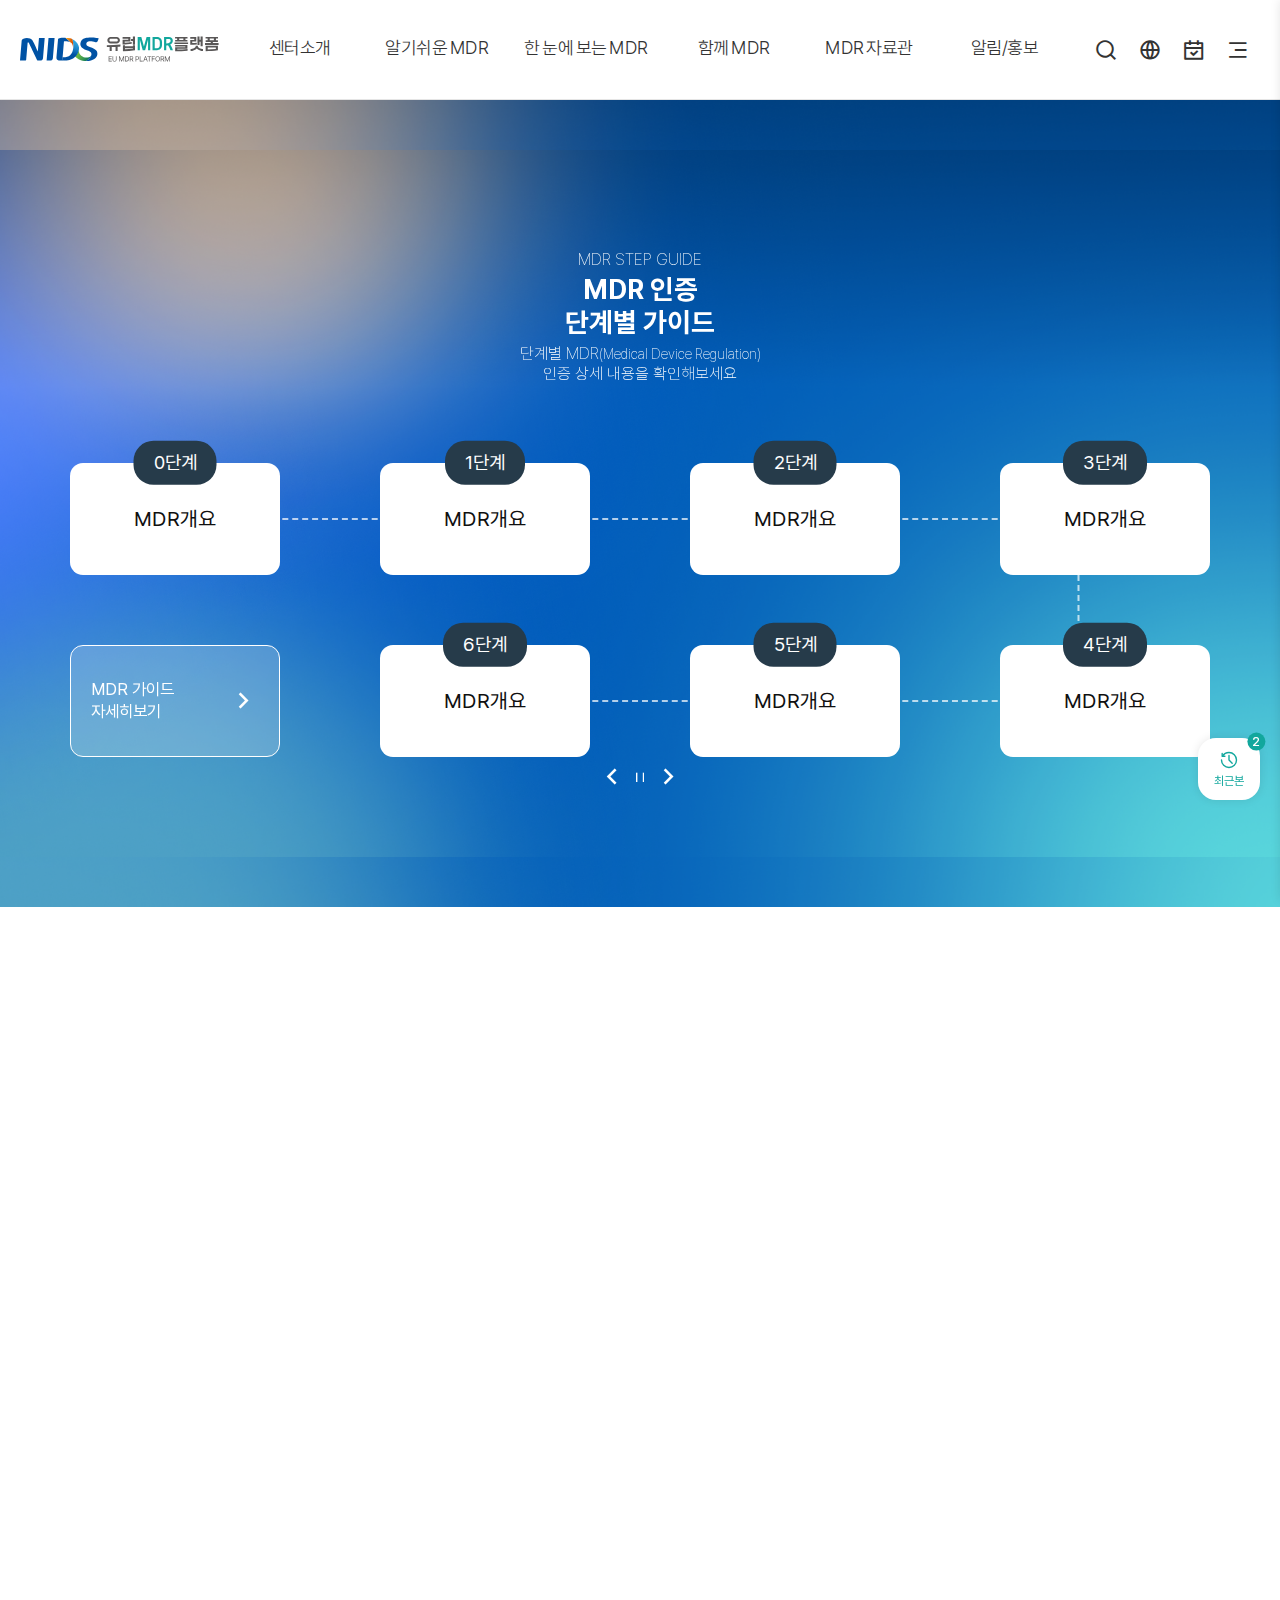
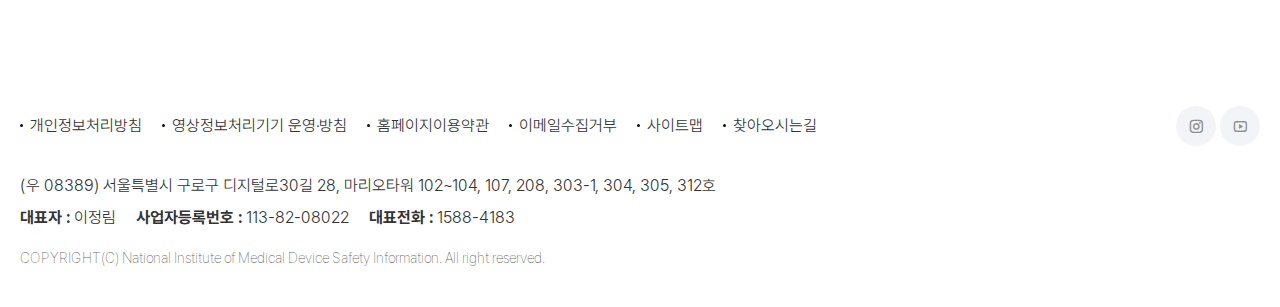
<file: design/html/index.html>
<!DOCTYPE html>
<html lang="ko">

<head>
  <meta charset="UTF-8">
  <meta name="viewport" content="width=device-width, initial-scale=1.0">
  <title>유럽MDR플랫폼</title>
  <meta name="robots" content="noindex,nofollow">
  <meta name="keywords" content="유럽MDR플랫폼">
  <meta name="description" content="유럽MDR플랫폼">
  <!-- css -->
  <link rel="stylesheet" href="css/swiper.min.css">
  <link rel="stylesheet" href="css/default.css">
  <link rel="stylesheet" href="css/main.css">
  <!-- js -->
  <script src="js/jquery-1.12.4.min.js"></script>
  <script src="js/swiper.min.js"></script>
  <script src="js/nav.js"></script>
  <script src="js/lib.js"></script>

  <style>

  </style>
</head>

<body>
  <!-- skip -->
  <div id="skipNav">
    <ul>
      <li><a href="#contents">본문 바로가기</a></li>
      <li><a href="#gnb">주메뉴 바로가기</a></li>
    </ul>
  </div>
  <div class="wrap">
    <!--header  -->
    <header class="header">
      <div class="container">
        <h1 class="logo"><a href="../index.html"><span class="blind">유럽MDR플랫폼</span></a></h1>
        <!-- gnb -->
        <nav class="gnb" id="gnb">
          <button type="button" class="sideMenuCloseBtn"><i class="ri-close-fill"></i><span
              class="blind">메뉴닫기</span></button>
          <ul>
            <li class="depth-1">
              <a href="#"><span>센터소개 </span></a>
              <div class="sub-group">
                <div class="box">
                  <ul class="depth-2">
                    <li><a href="#">센터소개_2차메뉴</a></li>
                    <li><a href="#">센터소개_2차메뉴</a></li>
                    <li><a href="#">센터소개_2차메뉴</a></li>
                    <li><a href="#">센터소개_2차메뉴</a></li>
                    <li><a href="#">센터소개_2차메뉴</a></li>
                    <li><a href="#">센터소개_2차메뉴</a></li>
                    <li><a href="#">센터소개_2차메뉴</a></li>
                    <li><a href="#">센터소개_2차메뉴</a></li>
                    <li><a href="#">센터소개_2차메뉴</a></li>
                    <li><a href="#">센터소개_2차메뉴</a></li>
                  </ul>
                </div>
            </li>
            <li class="depth-1">
              <a href="#"><span>알기쉬운 MDR</span></a>
              <div class="sub-group">
                <div class="box">
                  <ul class="depth-2">
                    <li><a href="#">알기쉬운 MDR_2차메뉴</a></li>
                    <li><a href="#">알기쉬운 MDR_2차메뉴</a></li>
                  </ul>
                </div>
              </div>
            </li>
            <li class="depth-1">
              <a href="#"><span>한 눈에 보는 MDR</span></a>
              <div class="sub-group">
                <div class="box">
                  <ul class="depth-2">
                    <li><a href="#">한 눈에 보는 MDR_2차메뉴</a></li>
                    <li><a href="#">한 눈에 보는 MDR_2차메뉴</a></li>
                    <li><a href="#">한 눈에 보는 MDR_2차메뉴</a></li>
                  </ul>
                </div>
              </div>
            </li>
            <li class="depth-1">
              <a href="#"><span>함께 MDR</span></a>
              <div class="sub-group">
                <div class="box">
                  <ul class="depth-2">
                    <li><a href="#">함께 MDR_2차메뉴</a></li>
                    <li><a href="#">함께 MDR_2차메뉴</a></li>
                  </ul>
                </div>
              </div>
            </li>
            <li class="depth-1">
              <a href="#"><span>MDR 자료관</span></a>
              <div class="sub-group">
                <div class="box">
                  <ul class="depth-2">
                    <li><a href="#">MDR 자료관_2차메뉴</a></li>
                    <li><a href="#">MDR 자료관_2차메뉴</a></li>
                    <li><a href="#">MDR 자료관_2차메뉴</a></li>
                    <li><a href="#">MDR 자료관_2차메뉴</a></li>
                  </ul>
                </div>
              </div>
            </li>
            <li class="depth-1">
              <a href="#"><span>알림/홍보</span></a>
              <div class="sub-group">
                <div class="box">
                  <ul class="depth-2">
                    <li><a href="#">알림/홍보_2차메뉴</a></li>
                    <li><a href="#">알림/홍보_2차메뉴</a></li>
                    <li><a href="#">알림/홍보_2차메뉴</a></li>
                    <li><a href="#">알림/홍보_2차메뉴</a></li>
                    <li><a href="#">알림/홍보_2차메뉴</a></li>
                  </ul>
                </div>
              </div>
            </li>
          </ul>
        </nav>
        <div class="etcMenu">
          <a href="#"><i class="ri-search-line"></i><span class="blind">검색색</span></a>
          <a href="#"><i class="ri-global-line"></i><span class="blind">영문</span></a>
          <a href="#"><i class="ri-calendar-check-line"></i><span class="blind">스케줄</span></a>
          <a href="#" class="sitemapBtn"><i class="ri-menu-3-line"></i><span class="blind">사이트맵</span></a>
          <!-- (모바일) 사이트메뉴 버튼 -->
          <button type="button" class="sideMenuBtn" data-modalClickable='false' aria-label="메뉴 열기"
            aria-expanded="false"><i class="ri-menu-line"></i><span class="blind">메뉴열기</span></button>
        </div>
      </div>
    </header>
    <!-- section -->
    <div class="swiper section-swiper" id="contents">
      <div class="swiper-wrapper">
        <!-- section-1 -->
        <section class="swiper-slide section">
          <h2 class="blind">슬라이드 섹션</h2>
          <!-- 상단 슬라이드 -->
          <div class="visual-section">
            <div class="swiper visual-swiper">
              <div class="swiper-wrapper">
                <!-- slide1 -->
                <div class="swiper-slide">
                  <div class="bg"><img src="images/main_visual_bg.png" alt=""></div>
                  <div class="container">
                    <div class="step-info-group">
                      <div class="title">
                        <p>MDR STEP GUIDE</p>
                        <h3 class="tit">MDR 인증<br>단계별 가이드</h3>
                        <p class="desc">단계별 MDR<span class="small">(Medical Device Regulation)</span><br>인증 상세 내용을
                          확인해보세요
                        </p>
                      </div>
                      <div class="process-group">
                        <ol class="step-list">
                          <li>
                            <div class="step-info">
                              <span class="step-num">0단계</span>
                              <span class="step-tit">MDR개요</span>
                            </div>
                          </li>
                          <li>
                            <div class="step-info">
                              <span class="step-num">1단계</span>
                              <span class="step-tit">MDR개요</span>
                            </div>
                          </li>
                          <li>
                            <div class="step-info">
                              <span class="step-num">2단계</span>
                              <span class="step-tit">MDR개요</span>
                            </div>
                          </li>
                          <li>
                            <div class="step-info">
                              <span class="step-num">3단계</span>
                              <span class="step-tit">MDR개요</span>
                            </div>
                          </li>
                          <li>
                            <div class="step-info">
                              <span class="step-num">4단계</span>
                              <span class="step-tit">MDR개요</span>
                            </div>
                          </li>
                          <li>
                            <div class="step-info">
                              <span class="step-num">5단계</span>
                              <span class="step-tit">MDR개요</span>
                            </div>
                          </li>
                          <li>
                            <div class="step-info">
                              <span class="step-num">6단계</span>
                              <span class="step-tit">MDR개요</span>
                            </div>
                          </li>
                          <li>
                            <div class="step-info guide-btn">
                              <a href="#MDR가이드 자세히보기" class="guide-btn-link"><span>MDR 가이드<br>자세히보기</span> <i
                                  class="ri-arrow-right-s-line"></i></a>
                            </div>
                          </li>
                        </ol>

                      </div>
                      <!-- // process-group -->
                    </div>
                  </div>
                </div>
                <!-- slide2 -->
                <div class="swiper-slide">
                  <div class="bg"><img src="images/main_visual_bg2.png" alt=""></div>
                  <div class="container">
                    <div class="step-info-group">
                      <div class="title">
                        <p>GRAND OPEN</p>
                        <p class="tit">MDR통합정보플랫폼<br>홈페이지가 오픈하였습니다.</p>
                        <p class="desc">MDR통합정보플랫폼 홈페이지가 오픈하였습니다.<br>
                          더 나은 정보제공을 위해 더 노력하겠습니다.
                        </p>
                      </div>
                    
                    </div>
                  </div>
                </div>
              </div>
            </div>
            <!-- visual-swiper 버튼 -->
            <div class="visual-control-group">
              <button class="visual-button-prev"><i class="ri-arrow-left-s-line"></i><span
                  class="blind">이전</span></button>
              <div class="control-group">
                <div class="visual-pagination"></div>
                <button type="button" class="pause" onclick="pauseBtn(this, visualSwiper)"><i
                    class="ri-pause-line"></i><span class="blind">일시정지</span></button>
              </div>
              <button class="visual-button-next"><i class="ri-arrow-right-s-line"></i><span
                  class="blind">다음</span></button>
            </div>
          </div>
          <!-- // 상단 슬라이드 -->
        </section>
        <!-- section-2 -->
        <div class="swiper-slide section">
          <div class="container">
            <div class="sectionGroup-wrap">
              <!-- 아카이브 -->
              <section class="achive-group">
                <div class="achive-group-header">
                  <h2 class="sec-title"><span class="point-txt">MDR</span> Archive</h2>
                  <p class="desc">다양한 주제의 MDR 소식과<br>정보를 한 눈에 확인해보세요!</p>
                  <div class="link-group">
                    <a href="#"><i><img src="images/icon_new.svg" alt=""></i><span>신규자료</span></a>
                    <a href="#"><i><img src="images/icon_fire.svg" alt=""></i><span>인기자료</span></a>
                  </div>
                </div>
                <div class="scroll-box-row">
                  <ul class="achive-list">
                    <li><a href="#">규제해설서</a></li>
                    <li><a href="#">맞춤형 사례집</a></li>
                    <li><a href="#">MDCG 해설서</a></li>
                    <li><a href="#">기타 발간물</a></li>
                    <li><a href="#">뉴스레터</a></li>
                    <li><a href="#">용어사전</a></li>
                    <li><a href="#">제도사전</a></li>
                    <li><a href="#">품목사전</a></li>
                  </ul>
                </div>
              </section>
              <!-- // 아카이브 -->

              <!-- 인기검색 게시물-->
              <section class="popularity-group">
                <h2 class="blind">인기검색 게시물</h2>
                <div class="serach">
                  <label for="popularity-search">인기검색</label>
                  <select name="" id="popularity-search">
                    <option value="">제품검색</option>
                    <option value="">규제해설서</option>
                    <option value="">맞춤형 사례집</option>
                    <option value="">MDCG 해설서</option>
                    <option value="">기타 발간물</option>
                  </select>
                </div>
                <ul class="popularity-list">
                  <li>
                    <a href="#">
                      <span class="category">규제해설서</span>
                      <p class="subj">디지털의료제품 규제지원센터 업무설명회</p>
                      <span class="date">2025-05-05</span>
                    </a>
                  </li>
                  <li>
                    <a href="#">
                      <span class="category">규제해설서</span>
                      <p class="subj">[자격시험] 2025년 의료기기 RA전문가 1급 등록민간 자격시험 시행공고</p>
                      <span class="date">2025-05-05</span>
                    </a>
                  </li>
                  <li>
                    <a href="#">
                      <span class="category">규제해설서</span>
                      <p class="subj">[자격시험] 2025년 의료기기 RA전문가 1급 등록민간 자격시험 시행공고</p>
                      <span class="date">2025-05-05</span>
                    </a>
                  </li>
                  <li>
                    <a href="#">
                      <span class="category">규제해설서</span>
                      <p class="subj">[한국에프디시규제과학회] '2025 춘계학술대회 개최 안내</p>
                      <span class="date">2025-05-05</span>
                    </a>
                  </li>
                  <li>
                    <a href="#">
                      <span class="category">규제해설서</span>
                      <p class="subj">[경인식약청] 2025년도 경인식약청 신규 의료기기 업체 대상 맞춤형 설명회 개최</p>
                      <span class="date">2025-05-05</span>
                    </a>
                  </li>
                  <li>
                    <a href="#">
                      <span class="category">규제해설서</span>
                      <p class="subj">[모집안내] 「MDR 기업 현장 코칭 프로그램」 참여 기업 모집 공고</p>
                      <span class="date">2025-05-05</span>
                    </a>
                  </li>
                </ul>
                <a href="#" class="more-btn"><span>규제해설서 더보기</span><i class="ri-arrow-right-s-line"></i></a>
              </section>
              <!-- // 인기검색 게시물 -->

              <div class="news-banner-group">
                <!-- MDR 뉴스레터 -->
                <section class="newsletter-section">
                  <h2 class="blind">MDR Newsletter</h2>
                  <div class="newsletter-group">
                    <div class="newsletter-box">
                      <span class="num">VOl.01</span>
                      <div class="cover">
                        <img src="images/newsletter_cover.png" alt="">
                        <a href="#" class="down-btn">PDF 다운로드 <i class="ri-arrow-right-line"></i></a>
                      </div>
                      <p class="subj">뉴스레터 MDR 똑똑('25년 1분기)</p>
                    </div>
                    <div class="btn-group">
                      <a href="#">뉴스레터 더보기</a>
                      <a href="#">뉴스레터 신청하기</a>
                    </div>
                  </div>
                </section>
                <!-- // MDR 뉴스레터 -->

                <!-- 배너 -->
                <section class="banner-section">
                  <h2 class="blind">배너</h2>
                  <div class="banner-group banner-swiper">
                    <ul class="swiper-wrapper">
                      <li class="swiper-slide">
                        <a href="#">
                          <img src="images/banner_img_01.png" alt="">
                        </a>
                      </li>
                      <li class="swiper-slide">
                        <a href="#">
                          <img src="images/banner_img_01.png" alt="">
                        </a>
                      </li>
                    </ul>
                  </div>
                  <div class="control-group">
                    <div class="banner-pagination"></div>
                    <button type="button" class="pause" onclick="pauseBtn(this, bannerSwiper)"><i
                        class="ri-pause-line"></i><span class="blind">일시정지</span></button>
                  </div>
                </section>
                <!-- // 배너 -->
              </div>
            </div>
          </div>
          <!-- // container -->
        </div>
        <section class="swiper-slide section">
          <div class="container">
            <div class="notice-section">
              <h2 class="sec-title"><span class="second-txt">MDR</span> Notice</h2>
              <div class="swiper notice-swiper">
                <ul class="swiper-wrapper">
                  <li class="swiper-slide">
                    <a href="#">
                      <span class="category bg-blue">공지</span>
                      <p class="subj">[자격시험] 2025년 의료기기 RA전문가 1급 등록민간 자격시험 시행공고</p>
                      <div class="bottom"><span class="date">2025.05.05</span> <i class="ri-arrow-right-line"></i></div>
                    </a>
                  </li>
                  <li class="swiper-slide">
                    <a href="#">
                      <span class="category bg-darkBlue">행사</span>
                      <p class="subj">[자격시험] 2025년 의료기기 RA전문가 1급 등록민간 자격시험 시행공고</p>
                      <div class="bottom"><span class="date">2025.05.05</span> <i class="ri-arrow-right-line"></i></div>
                    </a>
                  </li>
                  <li class="swiper-slide">
                    <a href="#">
                      <span class="category bg-blue">공지</span>
                      <p class="subj">[한국에프디시규제과학회] '2025 춘계학술대회 개최 안내</p>
                      <div class="bottom"><span class="date">2025.05.05</span> <i class="ri-arrow-right-line"></i></div>
                    </a>
                  </li>
                  <li class="swiper-slide">
                    <a href="#">
                      <span class="category bg-darkBlue">공지</span>
                      <p class="subj">[한국에프디시규제과학회] 2025 한국에프디시규제과학회 연수교육 모집공고 (~5/30)</p>
                      <div class="bottom"><span class="date">2025.05.05</span> <i class="ri-arrow-right-line"></i></div>
                    </a>
                  </li>
                </ul>
                <div class="notice-swiper-pagination"></div>
              </div>
              <a href="#더보기" class="more-btn"><span class="blind">MDR Notice 더보기</span></a>
            </div>
          </div>

        </section>

      </div>
      <!-- // swiper-wrapper -->
      <div class="sectionSwiper-pagination"></div>
    </div>
    <!-- // section-swiper -->

    <!-- footer -->
    <footer class="footer">
      <div class="container">
        <div class="footer-top">
          <div class="link-group">
            <a href="#">개인정보처리방침</a>
            <a href="#">영상정보처리기기 운영·방침</a>
            <a href="#">홈페이지이용약관</a>
            <a href="#">이메일수집거부</a>
            <a href="#">사이트맵</a>
            <a href="#">찾아오시는길</a>
          </div>
          <div class="sns">
            <a href="#" class="sns-btn" target="_blank" rel="noopener noreferrer"><i class="ri-instagram-line"></i><span
                class="blind">인스타그램</span></a>
            <a href="#" class="sns-btn" target="_blank" rel="noopener noreferrer"><i class="ri-youtube-line"></i><span
                class="blind">유튜브</span></a>
          </div>
        </div>
        <div class="footer-bottom">
          <address>(우 08389) 서울특별시 구로구 디지털로30길 28, 마리오타워 102~104, 107, 208, 303-1, 304, 305, 312호</address>
          <ul>
            <li><strong>대표자 :</strong> 이정림</li>
            <li><strong>사업자등록번호 :</strong> 113-82-08022</li>
            <li><strong>대표전화 :</strong> 1588-4183</li>
          </ul>
          <p class="copyright">COPYRIGHT(C) National Institute of Medical Device Safety Information. All right reserved.
          </p>
        </div>
      </div>
    </footer>
    <!-- // footer -->
    <!-- 최신본 컨텐츠 리스트 -->
    <div class="recentContents-wrap">
      <button type="button" class="recentContents-btn" onclick="recentContents.open()">
       <span class="txt">최근본</span><span class="count">2</span>
      </button>
      <div class="recentContents-list">
        <div class="tit-group">
          <h2 class="tit">최근 본 <span class="num">2</span></h2>
          <div class="btn-group">
            <button type="button" class="allDel-btn"><span>전체삭제</span></button>
            <button type="button" class="close-btn" onclick="recentContents.close()"><span class="blind">최신글 리스트 창 닫기</span><i
                class="ri-close-line"></i></button>
          </div>
        </div>
        <ul class="list">
          <li>
            <a href="#">
              <div class="thumb">
                <img src="images/thumb_none.png" alt="썸넴일 없음">
              </div>
              <div class="cont">
                <span class="subj">뉴스레터 MDR 똑똑(‘25년 1분기)</span>
                <span class="date">2025.05.05</span>
              </div>
            </a>
            <button type="button" class="del-btn"><span class="blind">삭제</span><i class="ri-close-line"></i></button>
          </li>
          <li>
            <a href="#">
              <div class="thumb">
                <img src="images/thumb_none.png" alt="썸넴일 없음">
              </div>
              <div class="cont">
                <span class="subj">뉴스레터 MDR 똑똑(‘25년 1분기)</span>
                <span class="date">2025.05.05</span>
              </div>
            </a>
            <button type="button" class="del-btn"><span class="blind">삭제</span><i class="ri-close-line"></i></button>
          </li>
        </ul>

      </div>
    </div>
    <!-- // 최신본 컨텐츠 리스트 -->
  </div>
  <!-- // wrap -->


  <script>
    // 최근본 컨텐츠 리스트
    const recentContents = {
      open: function () {
        document.querySelector('.recentContents-list').classList.add('active');
      },
      close: function () {
        document.querySelector('.recentContents-list').classList.remove('active');
      }
    }

    document.addEventListener('DOMContentLoaded', function () {
      let sectionSwiper;

      // 반응형 처리
      function swiperResponsive() {
        const body = document.body;
        const wrap = document.querySelector('.wrap');
        const footer = document.querySelector('.footer');
        const visualSection = document.querySelector('.visual-section');
        const sectionSwiperElement = document.querySelector('.section-swiper');
        const footerFixed = document.querySelector(".footer.fixed");

        if (window.matchMedia("screen and (max-height: 900px)").matches || window.matchMedia("screen and (max-width: 1420px)").matches) {
          console.log("############")
          sectionSwiperElement.classList.remove("swiper");
          sectionSwiperElement.children[0].classList.remove("swiper-wrapper");
          Array.from(sectionSwiperElement.children[0].children).forEach(child => child.classList.remove("swiper-slide"));
          body.classList.remove("hdn-scroll");
          sectionSwiperElement.classList.add("fix");
          wrap.classList.remove("main-scroll");
          if (footerFixed) footerFixed.classList.remove("fixed");
          if (sectionSwiperCheck()) sectionSwiper.destroy(true, true);
          window.addEventListener("scroll", function (event) {
            if (document.querySelector("html").scrollTop > 100) {
              wrap.classList.remove("main-top");
            } else {
              wrap.classList.add("main-top");
            }
          })
        } else {
          body.classList.add("hdn-scroll");
          wrap.classList.add("main-scroll");
          sectionSwiperElement.classList.remove("fix");
          if (!sectionSwiperCheck()) {
            sectionSwiperElement.classList.add("swiper");
            sectionSwiperElement.children[0].classList.add("swiper-wrapper");
            Array.from(sectionSwiperElement.children[0].children).forEach(child => child.classList.add("swiper-slide"));
            sectionSwiper = new Swiper(".section-swiper", {
              direction: "vertical",
              slidesPerView: 1,
              spaceBetween: 0,
              pagination: {
                el: ".sectionSwiper-pagination",
              },
              mousewheel: true,
              allowTouchMove: false,
              speed: 1000,
              on: {
                slideChangeTransitionStart: function (e) {
                  if (e.activeIndex == 0) {
                    wrap.classList.add("main-top");
                  } else {
                    wrap.classList.remove("main-top");
                  }
                  if (e.activeIndex < e.slides.length - 1) {
                    footer.classList.remove("fixed");
                  }
                },
                slideChangeTransitionEnd: function (e) {
                  if (e.activeIndex == e.slides.length - 1) {
                    footer.classList.add("fixed");
                  } else {
                    footer.classList.remove("fixed");
                  }
                }
              }
            });
          }
        }
      }

      // 섹션 스와이퍼 체크
      function sectionSwiperCheck() {
        if (!!sectionSwiper) {
          return !sectionSwiper.destroyed;
        } else {
          return false;
        }
      }
      // 윈도우 리사이즈시 반응형 처리
      swiperResponsive();
      window.addEventListener('resize', swiperResponsive);
    });
    // 상단 슬라이드
    const visualSwiper = new Swiper(".visual-swiper", {
      effect: "fade",
      slidesPerView: 1,
      spaceBetween: 0,
      autoplay: {
        delay: 3500,
        disableOnInteraction: false
      },
      pagination: {
        el: ".visual-pagination",
      },
      navigation: {
        nextEl: ".visual-button-next",
        prevEl: ".visual-button-prev",
      },
    });

    // MDR Notice 슬라이드
    const noticeSwiper = new Swiper('.notice-swiper', {
      slidesPerView: 1.5,
      spaceBetween: 10,
      pagination: {
        el: ".notice-swiper-pagination",
      },
      breakpoints: {
        630: {
          slidesPerView: 2.5,
          spaceBetween: 20,
        },
        868: {
          slidesPerView: 3,
          spaceBetween: 20,
        },
        1240: {
          slidesPerView: 4,
          spaceBetween: 30,
        },
      },
    });

    // 배너 슬라이드
    const bannerSwiper = new Swiper(".banner-swiper", {
      slidesPerView: 1,
      spaceBetween: 0,
      autoplay: {
        delay: 3500,
        disableOnInteraction: true
      },
      pagination: {
        el: ".banner-pagination",
      },
    });

    // 로컬 스토리지에서 팝업 정보를 가져옴
    function cookieCheck(e) {
      if (e.checked === true) {
        // 동의시 로컬 스토리지에 저장
        localStorage.setItem("popupClose", true);
      } else {
        localStorage.removeItem("popupClose");
      }
    }

  </script>
</body>

</html>
</file>
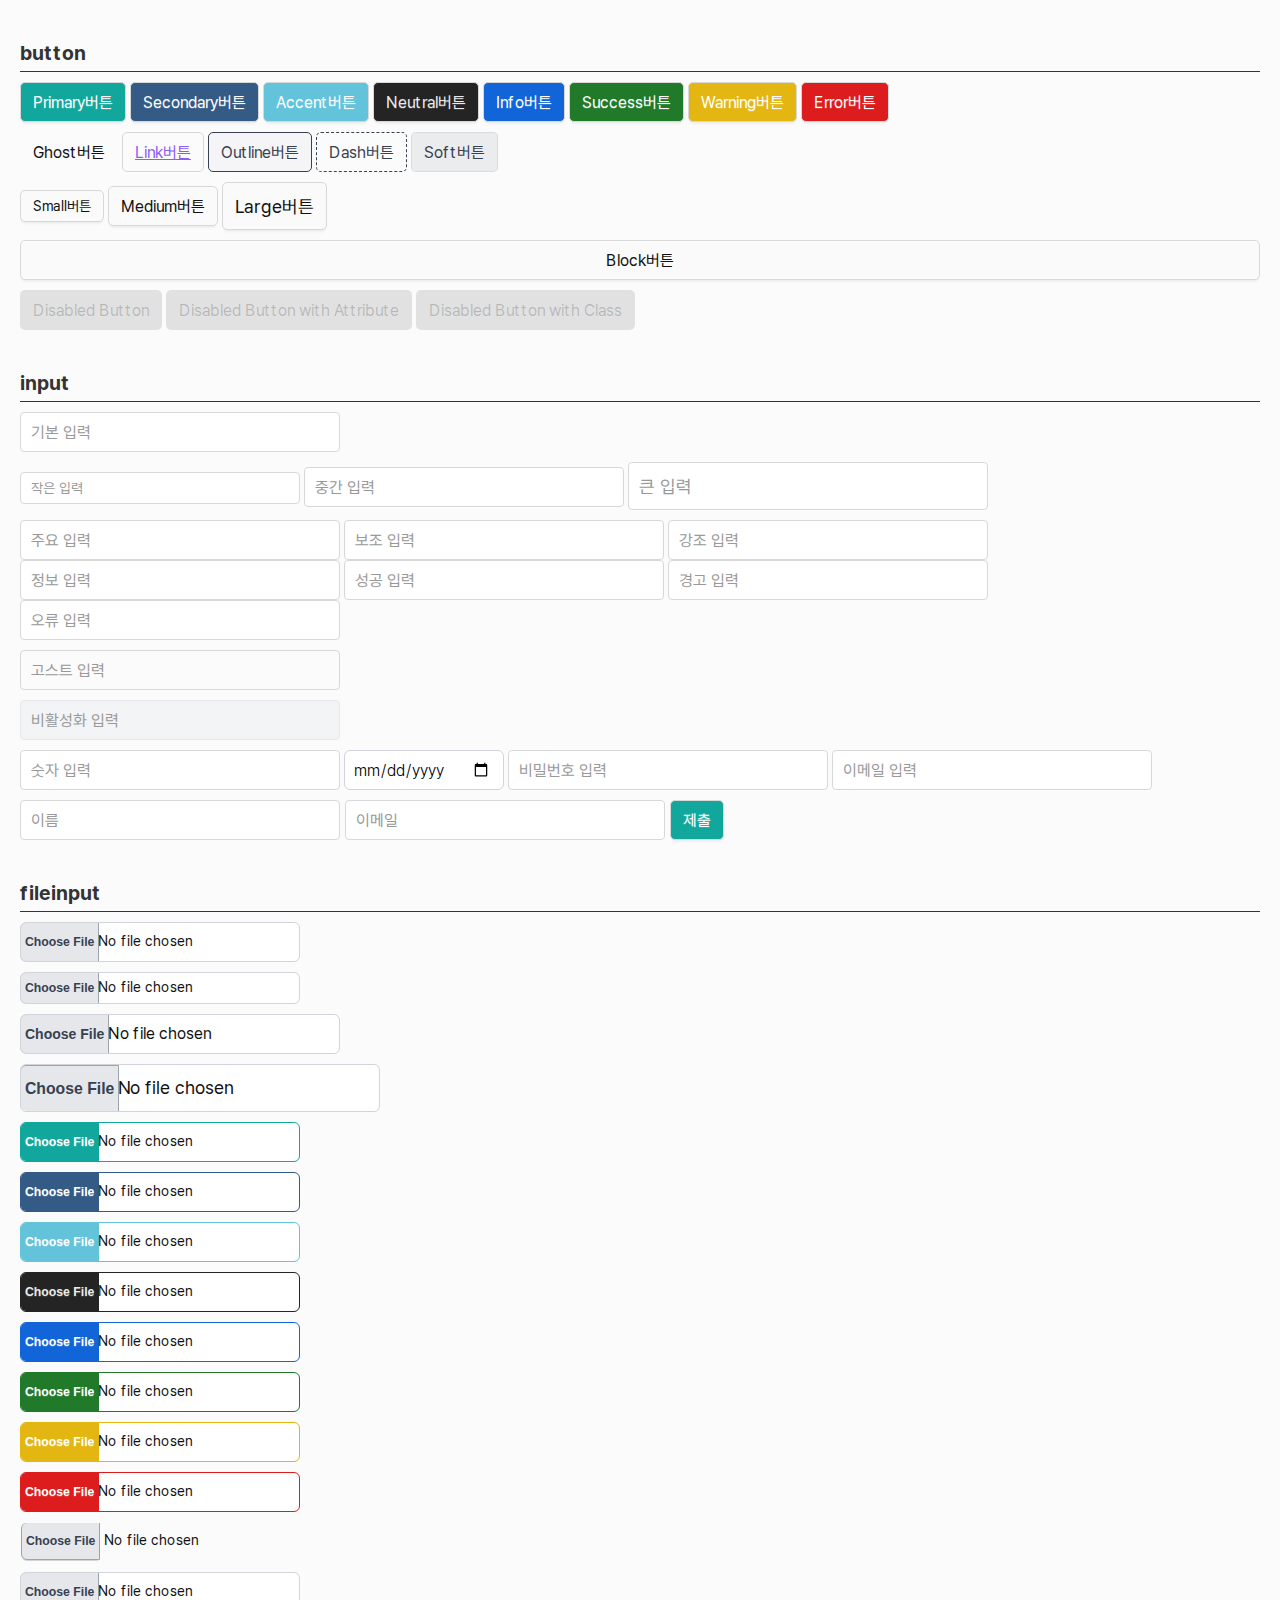
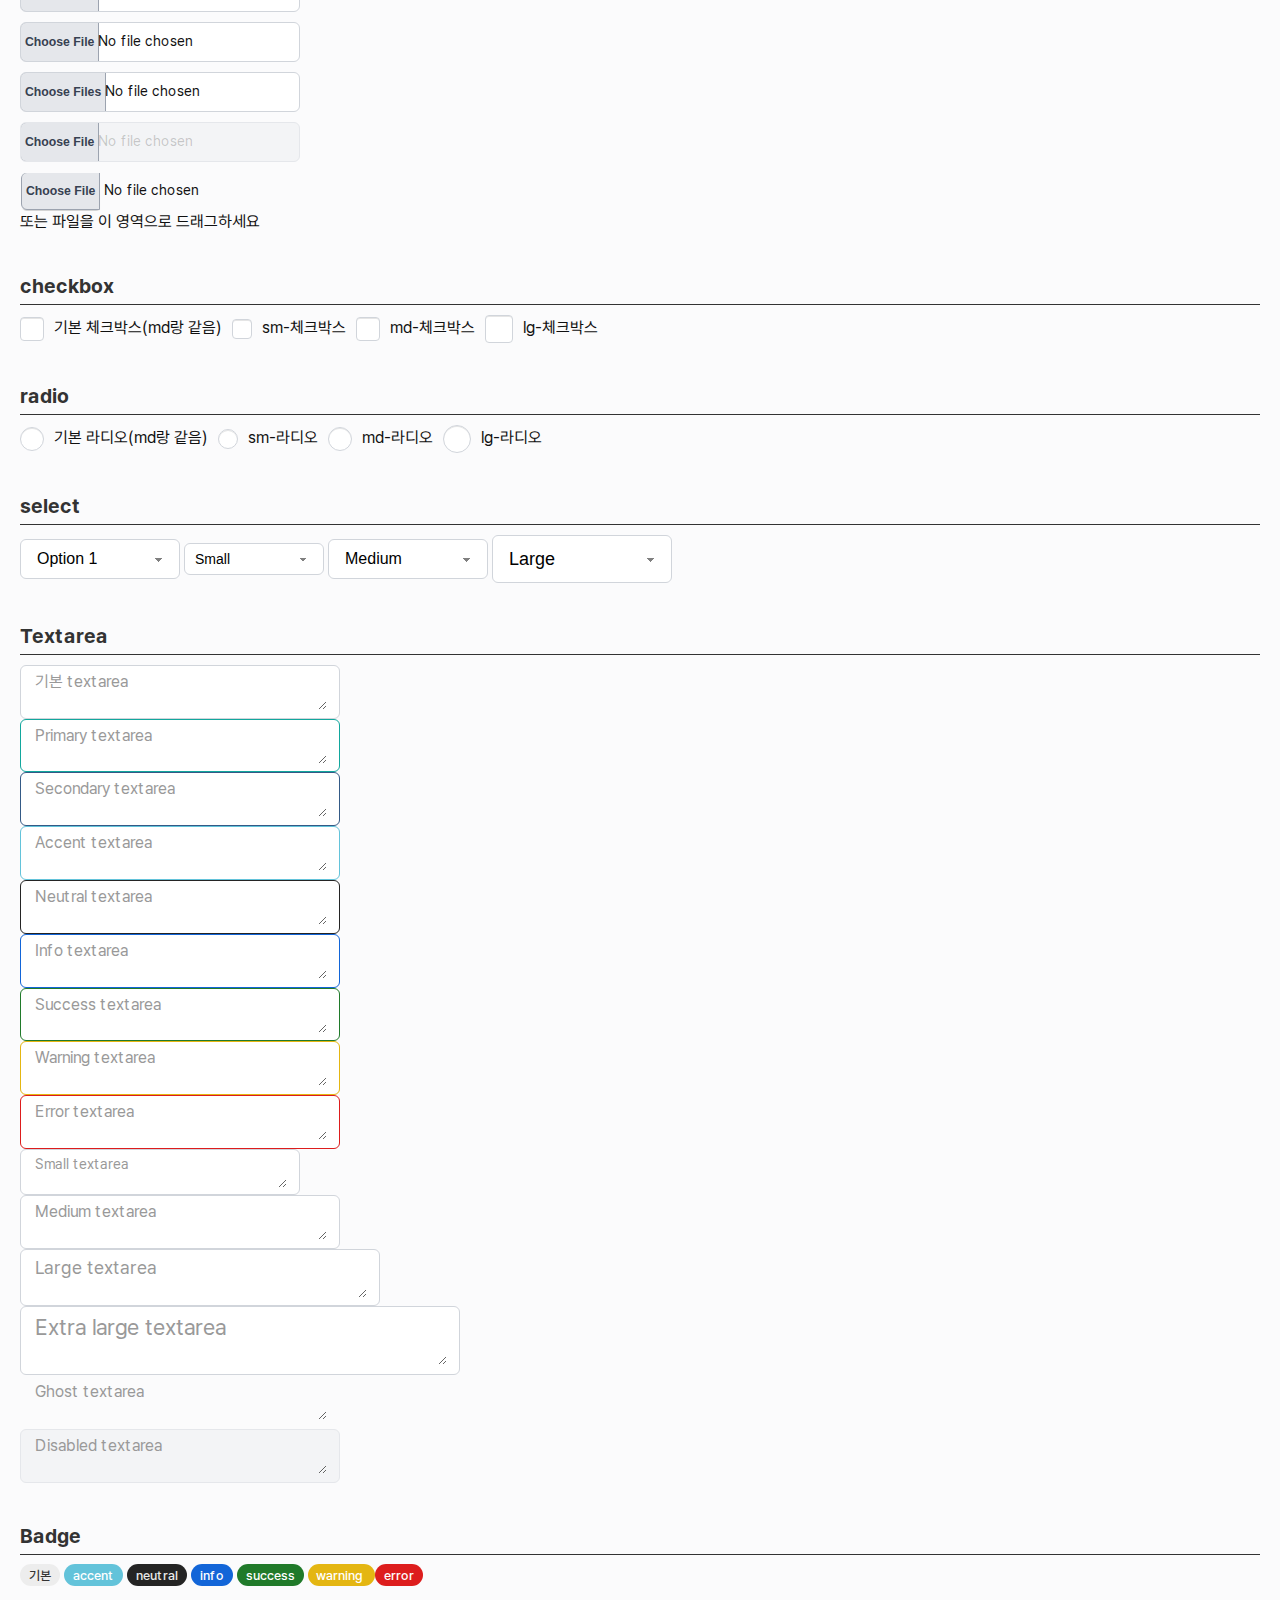
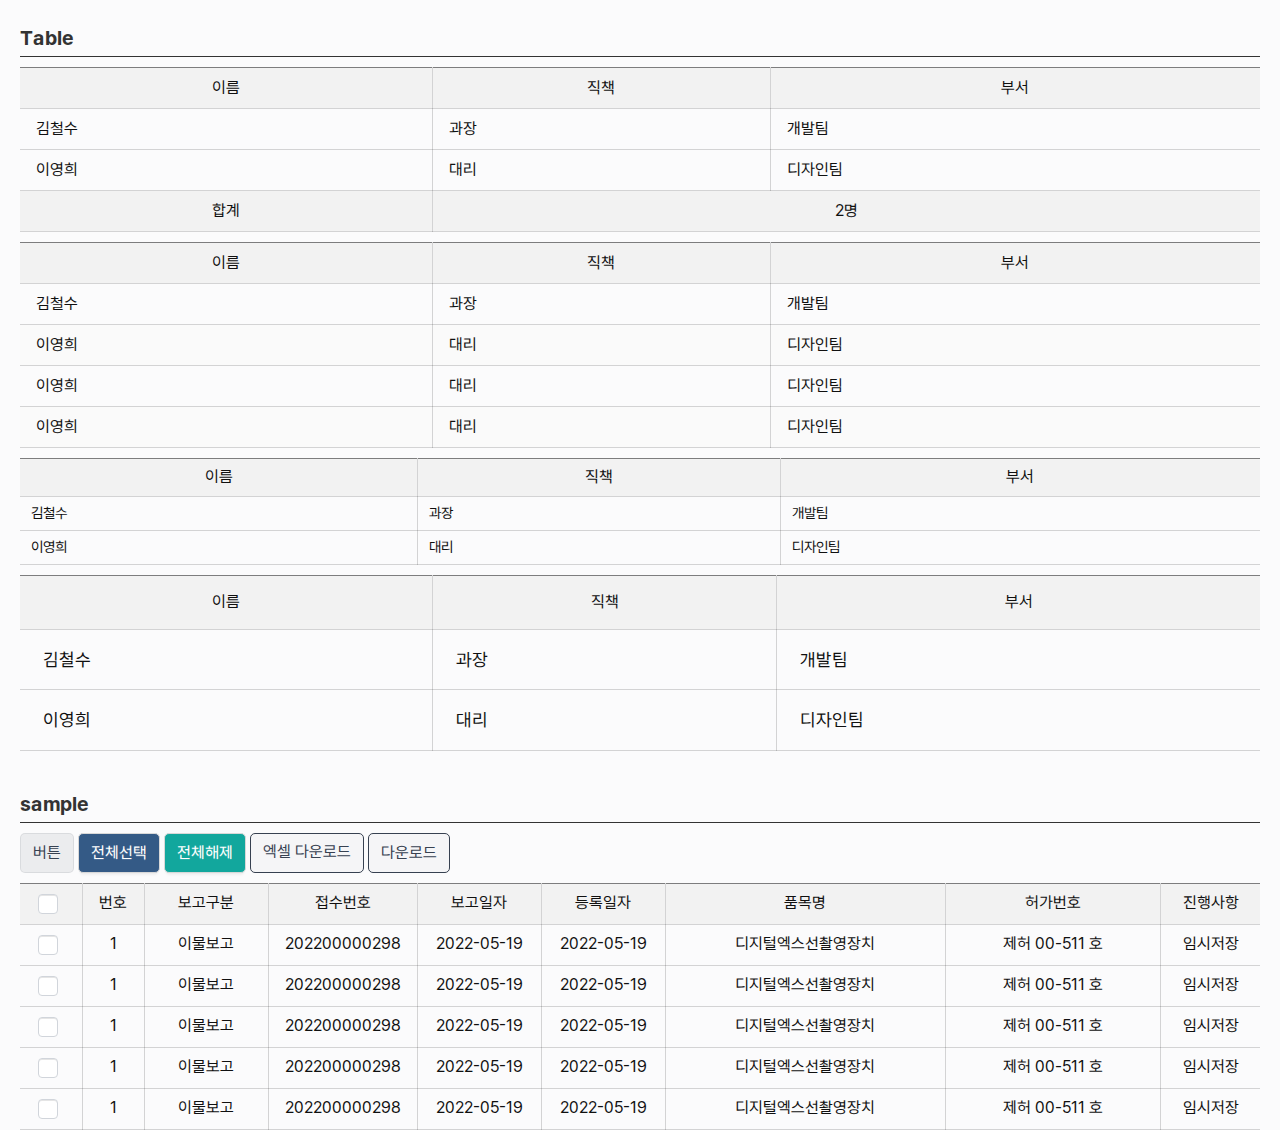
<file: design/html/sample.html>
<!DOCTYPE html>
<html lang="en">

<head>
  <meta charset="UTF-8">
  <meta name="viewport" content="width=device-width, initial-scale=1.0">
  <title>components</title>
  <!-- css -->
  <link rel="stylesheet" href="css/default.css">
  <link rel="stylesheet" href="css/sub.css">
  <style>
    .sub-title {
      margin-top: 4rem;
      margin-bottom: 1rem;
      font-size: 2rem;
      font-weight: 700;
      color: #333;
      border-bottom: 1px solid #333;
      padding-bottom: 0.5rem;
    }
  </style>
</head>

<body>
  <div id="contents">
    <div class="container">
      <h3 class="sub-title">button</h3>
      <div class="button-container">
        <div class="mb1">
          <button class="btn btn-primary">Primary버튼</button>
          <button class="btn btn-secondary">Secondary버튼</button>
          <button class="btn btn-accent">Accent버튼</button>
          <button class="btn btn-neutral">Neutral버튼</button>
          <button class="btn btn-info">Info버튼</button>
          <button class="btn btn-success">Success버튼</button>
          <button class="btn btn-warning">Warning버튼</button>
          <button class="btn btn-error">Error버튼</button>
        </div>
        <div class="mb1">
          <button class="btn btn-ghost">Ghost버튼</button>
          <button class="btn btn-link">Link버튼</button>
          <button class="btn btn-outline">Outline버튼</button>
          <button class="btn btn-dash">Dash버튼</button>
          <button class="btn btn-soft">Soft버튼</button>
        </div>
        <div class="mb1">
          <button class="btn btn-sm">Small버튼</button>
          <button class="btn btn-md">Medium버튼</button>
          <button class="btn btn-lg">Large버튼</button>
        </div>
        <div class="mb1">
          <button class="btn btn-block">Block버튼</button>
        </div>
      </div>
      <div class="button-container">
        <!-- 비활성화된 버튼 예시 -->
        <button class="btn btn-disabled" disabled>Disabled Button</button>
        <button class="btn" disabled>Disabled Button with Attribute</button>
        <button class="btn btn-disabled">Disabled Button with Class</button>
      </div>
      <h3 class="sub-title">input</h3>
      <!-- 기본 입력 필드 -->
      <div class="mb1">
        <input type="text" class="input" placeholder="기본 입력" />
      </div>
      <!-- 크기 변형 -->
      <div class="mb1">
        <input type="text" class="input input-sm" placeholder="작은 입력" />
        <input type="text" class="input input-md" placeholder="중간 입력" />
        <input type="text" class="input input-lg" placeholder="큰 입력" />
      </div>
      <!-- 색상 변형 -->
      <div class="mb1">
        <input type="text" class="input input-primary" placeholder="주요 입력" />
        <input type="text" class="input input-secondary" placeholder="보조 입력" />
        <input type="text" class="input input-accent" placeholder="강조 입력" />
        <input type="text" class="input input-info" placeholder="정보 입력" />
        <input type="text" class="input input-success" placeholder="성공 입력" />
        <input type="text" class="input input-warning" placeholder="경고 입력" />
        <input type="text" class="input input-error" placeholder="오류 입력" />
      </div>
      <!-- 고스트 스타일 -->
      <div class="mb1">
        <input type="text" class="input input-ghost" placeholder="고스트 입력" />
      </div>
      <!-- 비활성화 상태 -->
      <div class="mb1">
        <input type="text" class="input" disabled placeholder="비활성화 입력" />
      </div>
      <!-- 다양한 타입 -->
      <div class="mb1">
        <input type="number" class="input" placeholder="숫자 입력" />
        <input type="date" class="input" />
        <input type="password" class="input" placeholder="비밀번호 입력" />
        <input type="email" class="input" placeholder="이메일 입력" />
      </div>
      <!-- 입력 그룹 예시 -->
      <div class="flex gap-1">
        <input type="text" class="input" placeholder="이름" />
        <input type="email" class="input" placeholder="이메일" />
        <button class="btn btn-primary">제출</button>
      </div>
      <h3 class="sub-title">fileinput</h3>
      <!-- 기본 파일 입력 -->
      <div class="mb1">
        <input type="file" class="file-input" />
      </div>
      <!-- 크기 변형 -->
      <div class="flex flex-col gap-2 mb1">
        <input type="file" class="file-input file-input-sm" />
        <input type="file" class="file-input file-input-md" />
        <input type="file" class="file-input file-input-lg" />
      </div>
      <!-- 색상 변형 -->
      <div class="flex flex-col gap-2 mb1">
        <input type="file" class="file-input file-input-primary" />
        <input type="file" class="file-input file-input-secondary" />
        <input type="file" class="file-input file-input-accent" />
        <input type="file" class="file-input file-input-neutral" />
        <input type="file" class="file-input file-input-info" />
        <input type="file" class="file-input file-input-success" />
        <input type="file" class="file-input file-input-warning" />
        <input type="file" class="file-input file-input-error" />
      </div>
      <!-- 고스트 스타일 -->
      <div class="bg-base-200 p-4 mb1">
        <input type="file" class="file-input file-input-ghost" />
      </div>
      <!-- 파일 타입 제한 -->
      <div class="flex flex-col gap-2 mb1">
        <!-- 이미지 파일만 -->
        <input type="file" class="file-input" accept="image/*" />
        <!-- PDF 파일만 -->
        <input type="file" class="file-input" accept=".pdf" />
        <!-- 여러 파일 선택 -->
        <input type="file" class="file-input" multiple />
      </div>
      <!-- 비활성화 상태 -->
      <div class="mb1">
        <input type="file" class="file-input" disabled />
      </div>
      <!-- 드래그 앤 드롭 영역과 함께 사용 -->
      <div class="border-2 border-dashed border-base-300 p-8 text-center">
        <input type="file" class="file-input file-input-ghost w-full max-w-xs" />
        <p class="mt-2 text-sm text-base-content/60">
          또는 파일을 이 영역으로 드래그하세요
        </p>
      </div>
      <h3 class="sub-title">checkbox</h3>
      <div class="checkbox-container">
        <input type="checkbox" class="checkbox" id="checkbox1" />
        <label for="checkbox1">기본 체크박스(md랑 같음)</label>
        <input type="checkbox" class="checkbox checkbox-sm" id="checkbox3" />
        <label for="checkbox3">sm-체크박스</label>
        <input type="checkbox" class="checkbox checkbox-md" id="checkbox4" />
        <label for="checkbox4">md-체크박스</label>
        <input type="checkbox" class="checkbox checkbox-lg" id="checkbox5" />
        <label for="checkbox5">lg-체크박스</label>
      </div>
      <h3 class="sub-title">radio</h3>
      <div class="radio-container">
        <input type="radio" class="radio" id="radio1" name="example" />
        <label for="radio1">기본 라디오(md랑 같음)</label>
        <input type="radio" class="radio radio-sm" id="radio3" name="example" />
        <label for="radio3">sm-라디오</label>
        <input type="radio" class="radio radio-md" id="radio4" name="example" />
        <label for="radio4">md-라디오</label>
        <input type="radio" class="radio radio-lg" id="radio5" name="example" />
        <label for="radio5">lg-라디오</label>
      </div>
      <h3 class="sub-title">select</h3>
      <div class="select-container">
        <select class="select">
          <option>Option 1</option>
          <option>Option 2</option>
          <option>Option 3</option>
        </select>
        <select class="select select-sm">
          <option>Small</option>
        </select>
        <select class="select select-md">
          <option>Medium</option>
        </select>
        <select class="select select-lg">
          <option>Large</option>
        </select>
        <h3 class="sub-title">Textarea</h3>
        <div class="textarea-container">
          <!-- 기본 textarea -->
          <div class="textarea">
            <textarea placeholder="기본 textarea"></textarea>
          </div>
          <!-- 색상 변형 -->
          <div class="textarea textarea-primary">
            <textarea placeholder="Primary textarea"></textarea>
          </div>
          <div class="textarea textarea-secondary">
            <textarea placeholder="Secondary textarea"></textarea>
          </div>
          <div class="textarea textarea-accent">
            <textarea placeholder="Accent textarea"></textarea>
          </div>
          <div class="textarea textarea-neutral">
            <textarea placeholder="Neutral textarea"></textarea>
          </div>
          <div class="textarea textarea-info">
            <textarea placeholder="Info textarea"></textarea>
          </div>
          <div class="textarea textarea-success">
            <textarea placeholder="Success textarea"></textarea>
          </div>
          <div class="textarea textarea-warning">
            <textarea placeholder="Warning textarea"></textarea>
          </div>
          <div class="textarea textarea-error">
            <textarea placeholder="Error textarea"></textarea>
          </div>
          <!-- 크기 변형 -->
          <div class="textarea textarea-sm">
            <textarea placeholder="Small textarea"></textarea>
          </div>
          <div class="textarea textarea-md">
            <textarea placeholder="Medium textarea"></textarea>
          </div>
          <div class="textarea textarea-lg">
            <textarea placeholder="Large textarea"></textarea>
          </div>
          <div class="textarea textarea-xl">
            <textarea placeholder="Extra large textarea"></textarea>
          </div>
          <!-- Ghost 스타일 -->
          <div class="textarea textarea-ghost">
            <textarea placeholder="Ghost textarea"></textarea>
          </div>
          <!-- 비활성화된 textarea -->
          <div class="textarea">
            <textarea placeholder="Disabled textarea" disabled></textarea>
          </div>
        </div>
        <h3 class="sub-title">Badge</h3>
        <div class="inline-group">
          <span class="badge">기본</span>
          <span class="badge badge-accent">accent</span>
          <span class="badge badge-neutral">neutral</span>
          <span class="badge badge-info">info</span>
          <span class="badge badge-success">success</span>
          <span class="badge badge-warning ">warning </span>
          <span class="badge badge-error ">error </span>
        </div>
        <h3 class="sub-title">Table</h3>
        <!-- 기본 테이블 -->
        <table class="table table-hover">
          <thead>
            <tr>
              <th>이름</th>
              <th>직책</th>
              <th>부서</th>
            </tr>
          </thead>
          <tbody>
            <tr>
              <td>김철수</td>
              <td>과장</td>
              <td>개발팀</td>
            </tr>
            <tr>
              <td>이영희</td>
              <td>대리</td>
              <td>디자인팀</td>
            </tr>
          </tbody>
          <tfoot>
            <tr>
              <th>합계</th>
              <td colspan="2">2명</td>
            </tr>
          </tfoot>
        </table>
        <!-- 제브라 스트라이프 테이블 -->
        <table class="table table-zebra">
          <!-- 위와 동일한 구조 -->
          <thead>
            <tr>
              <th>이름</th>
              <th>직책</th>
              <th>부서</th>
            </tr>
          </thead>
          <tbody>
            <tr>
              <td>김철수</td>
              <td>과장</td>
              <td>개발팀</td>
            </tr>
            <tr>
              <td>이영희</td>
              <td>대리</td>
              <td>디자인팀</td>
            </tr>
            <tr>
              <td>이영희</td>
              <td>대리</td>
              <td>디자인팀</td>
            </tr>
            <tr>
              <td>이영희</td>
              <td>대리</td>
              <td>디자인팀</td>
            </tr>
          </tbody>
        </table>
        <!-- 크기 변형 -->
        <table class="table table-sm">
          <!-- 작은 테이블 -->
          <thead>
            <tr>
              <th>이름</th>
              <th>직책</th>
              <th>부서</th>
            </tr>
          </thead>
          <tbody>
            <tr>
              <td>김철수</td>
              <td>과장</td>
              <td>개발팀</td>
            </tr>
            <tr>
              <td>이영희</td>
              <td>대리</td>
              <td>디자인팀</td>
            </tr>
          </tbody>
        </table>
        <table class="table table-lg">
          <!-- 큰 테이블 -->
          <thead>
            <tr>
              <th>이름</th>
              <th>직책</th>
              <th>부서</th>
            </tr>
          </thead>
          <tbody>
            <tr>
              <td>김철수</td>
              <td>과장</td>
              <td>개발팀</td>
            </tr>
            <tr>
              <td>이영희</td>
              <td>대리</td>
              <td>디자인팀</td>
            </tr>
          </tbody>
        </table>
        <h3 class="sub-title">sample</h3>
        <div class="search_box mb1">
          <div class="right">
            <button type="button" class="btn btn-soft">버튼</button>
            <button type=" button" class="btn btn-secondary">전체선택</button>
            <button type="button" class="btn btn-primary">전체해제</button>
            <a href="#none" class="btn btn-outline">엑셀 다운로드</a>
            <button type="button" class="btn btn-outline">다운로드</button>
          </div>
        </div>
        <table class="table table-center table-hover">
          <caption>이물보고 표 : 선택, 번호, 보고구분, 접수번호, 보고일자, 등록일자, 품목명, 허가번호, 진행사항을 안내합니다.</caption>
          <colgroup>
            <col style="width:5%;">
            <col style="width:5%;">
            <col style="width:10%;">
            <col style="width:10%;">
            <col style="width:10%;">
            <col style="width:10%;">
            <col>
            <col style="width:10;">
            <col style="width:8%;">
          </colgroup>
          <thead>
            <tr>
              <th scope="col" class="arr_on"><input type="checkbox" class="checkbox checkbox-sm" title="전체 선택">
              </th>
              <th scope="col">번호</th>
              <th scope="col">보고구분</th>
              <th scope="col">접수번호</th>
              <th scope="col">보고일자</th>
              <th scope="col">등록일자</th>
              <th scope="col">품목명</th>
              <th scope="col">허가번호</th>
              <th scope="col">진행사항</th>
            </tr>
          </thead>
          <tbody>
            <tr>
              <td><input type="checkbox" class="checkbox checkbox-sm" title="접수번호 202200000298 선택">
              </td>
              <td>1</td>
              <td>이물보고</td>
              <td>202200000298</td>
              <td>2022-05-19</td>
              <td>2022-05-19</td>
              <td>디지털엑스선촬영장치</td>
              <td>제허 00-511 호</td>
              <td>임시저장</td>
            </tr>
            <tr>
              <td><input type="checkbox" class="checkbox checkbox-sm" title="접수번호 202200000298 선택">
              </td>
              <td>1</td>
              <td>이물보고</td>
              <td>202200000298</td>
              <td>2022-05-19</td>
              <td>2022-05-19</td>
              <td>디지털엑스선촬영장치</td>
              <td>제허 00-511 호</td>
              <td>임시저장</td>
            </tr>
            <tr>
              <td><input type="checkbox" class="checkbox checkbox-sm" title="접수번호 202200000298 선택">
              </td>
              <td>1</td>
              <td>이물보고</td>
              <td>202200000298</td>
              <td>2022-05-19</td>
              <td>2022-05-19</td>
              <td>디지털엑스선촬영장치</td>
              <td>제허 00-511 호</td>
              <td>임시저장</td>
            </tr>
            <tr>
              <td><input type="checkbox" class="checkbox checkbox-sm" title="접수번호 202200000298 선택">
              </td>
              <td>1</td>
              <td>이물보고</td>
              <td>202200000298</td>
              <td>2022-05-19</td>
              <td>2022-05-19</td>
              <td>디지털엑스선촬영장치</td>
              <td>제허 00-511 호</td>
              <td>임시저장</td>
            </tr>
            <tr>
              <td><input type="checkbox" class="checkbox checkbox-sm" title="접수번호 202200000298 선택">
              </td>
              <td>1</td>
              <td>이물보고</td>
              <td>202200000298</td>
              <td>2022-05-19</td>
              <td>2022-05-19</td>
              <td>디지털엑스선촬영장치</td>
              <td>제허 00-511 호</td>
              <td>임시저장</td>
            </tr>
          </tbody>
        </table>
      </div>
    </div>
  </div>
  <!-- // wrap -->
</body>

</html>
</file>
<file: design/html/css/default.css>
@charset "utf-8";
@import url(common.css);
@import url(header.css);
@import url(footer.css);
@import url(nav.css);
@import url(components/components.css);

:root {
  /* Primary Colors */
  --color-primary: #12A79D;
  --color-primary-content: rgba(255, 255, 255, 1);

  /* Secondary Colors */
  --color-secondary: #345A86;
  --color-secondary-content: rgba(255, 255, 255, 1);

  /* border Color */
  --color-border: #d8d8d8;

  /* txt */
  --txt-sm-1: 0.9em;
  --txt-sm-3: 0.8em;
  --txt-lg-1: 1em;
  --txt-lg-2: 1.2em;
  --txt-lg-3: 1.3em;
  --txt-lg-4: 1.5em;
  --txt-xl-1: 2.3em;

  --font-root: 10px;

  --container-maxWidth: 1420px;
}

.color-primay {
  background-color: var(--color-primary);
  color: #fff;
}

.color-secondary {
  background-color: var(--color-secondary);
  color: #fff;
}

.bg-blue {
  background-color: #1194DB !important;
  color: #fff !important;
}

.bg-darkBlue {
  background-color: #345A86 !important;
  color: #fff !important;
}

ul a {
  display: block;
}

/* Skip To Content */
#skipNav {
  position: absolute;
  left: 0;
  top: -1000px;
  width: 100%;
  height: 0px;
  z-index: 1000;
  line-height: 0px;
  font-size: 0px;
}

#skipNav a {
  display: block;
  text-align: center;
  width: 100%;
  line-height: 0px;
  font-size: 0px;
}

#skipNav a:focus,
#skipNav a:hover,
#skipNav a:active {
  position: absolute;
  left: 0px;
  top: 1000px;
  padding: 8px 0;
  display: block;
  box-sizing: border-box;
  height: 36px;
  background: #20262c;
  font-size: 12px;
  font-weight: bold;
  line-height: 18px;
  color: #fff;
}

html {
  font-size: var(--font-root);
}

@media (max-width: 980px) {
  html {
    font-size: 9px;
  }
}

body {
  font-size: 1.6rem;
  line-height: 1.3;
  font-weight: 400;
  font-family: Pretendard, sans-serif;
  word-break: keep-all;
  color: #101010;
}

body.scroll-hdn,
body.modal,
body.sideMenuOpen {
  overflow: hidden;
}

body.modal::after,
.modal-box {
  content: "";
  position: fixed;
  top: 0;
  left: 0;
  width: 100%;
  height: 100vh;
  background: rgba(0, 0, 0, 0.7);
  z-index: 10;
}

a {
  color: inherit;
  text-decoration: none;
}

a:hover:not(.btn) {
  color: var(--color-primary);
}

*:focus,
input[type="radio"]:focus+label,
input[type="checkbox"]:focus+label {
  outline-offset: -2px;
  outline: 2px dashed #99b0cb;
}

.container {
  display: block;
  width: 100%;
  max-width: var(--container-maxWidth);
  margin-left: auto;
  margin-right: auto;
}

@media (max-width: 1700px) {
  .container {
    padding-left: 4rem;
    padding-right: 4rem;
  }
}

@media (max-width: 1320px) {
  .container {
    padding-left: 2rem;
    padding-right: 2rem;
  }
}

@media (max-width: 780px) {
  .header .top .container {
    flex-direction: column;
    align-items: flex-start;
  }

  .mbl-none {
    display: none !important;
  }
}

/* 최근본 컨텐츠 리스트 버튼 */
.recentContents-btn {
  position: fixed;
  bottom: 10rem;
  right: 2rem;
  z-index: 10;
  width: 6.2rem;
  height: 6.2rem;
  border-radius: 1.8rem;
  background-color: #fff;
  display: flex;
  gap: 0.5rem;
  flex-direction: column;
  align-items: center;
  justify-content: center;
  font-size: 1.2rem;
  color: var(--color-primary);
  box-shadow: 0 0 10px rgba(0, 0, 0, 0.1);
}

.main-scroll .recentContents-btn {
  bottom: 5rem;
  right: 5rem;
}


.recentContents-btn::before {
  content: "";
  display: flex;
  width: 1.8rem;
  height: 1.8rem;
  background: url(../images/icon_clock.svg) no-repeat center center;
  transition: transform 0.3s ease;
}

.recentContents-btn:hover::before {
  animation: shake 0.5s ease-in-out;
}

@keyframes shake {

  0%,
  100% {
    transform: translateX(0);
  }

  25% {
    transform: translateX(-3px);
  }

  75% {
    transform: translateX(3px);
  }
}

.recentContents-btn .count {
  position: absolute;
  top: 0;
  right: 0;
  transform: translate(30%, -30%);
  width: 1.8rem;
  height: 1.8rem;
  background-color: var(--color-primary);
  border-radius: 50%;
  display: flex;
  align-items: center;
  justify-content: center;
  color: #fff;
  font-size: 1.2rem;
  font-weight: 500;
}

.recentContents-list {
  max-width: 350px;
  width: 100%;
  background-color: #fff;
  height: 100vh;
  position: fixed;
  top: 0;
  right: 0;
  z-index: 20;
  padding: 2rem 1rem;
  box-shadow: 0 0 10px rgba(0, 0, 0, 0.1);
  border-left: 1px solid #e0e0e0;
  transition: all 0.3s ease;
  transform: translateX(100%);
  overflow-y: auto;
}

.recentContents-list.active {
  transform: translateX(0);
}

.recentContents-list .tit-group {
  margin-bottom: 2rem;
  display: flex;
  justify-content: space-between;
  align-items: center;
}

.recentContents-list .tit-group .tit {
  font-size: 1.14em;
  font-weight: 500;
}

.recentContents-list .tit-group .num {
  color: var(--color-primary);
}

.recentContents-list .tit-group .btn-group {
  display: flex;
  gap: 1rem;
  align-items: center;
}

.recentContents-list .tit-group .allDel-btn {
  font-size: 1.4rem;
  font-weight: 200;
  border: solid 1px var(--color-border);
  padding: 0.5rem 0.7rem;
  border-radius: 0.5rem;
  color: #6B6B6B;
  transition: all .3s;
}

.recentContents-list .tit-group .allDel-btn:hover {
  background-color: var(--color-primary);
  color: #fff;
}

.recentContents-list .tit-group .close-btn {
  font-size: 2.4rem;
}

.recentContents-list .list {
  display: flex;
  flex-direction: column;
}

.recentContents-list .list li {
  display: flex;
  position: relative;
  border-radius: 1rem;
  padding: 1rem .6rem;
  transition: all .3s;
}

.recentContents-list .list li:hover {
  background-color: #F9F9F9;
}

.recentContents-list .list li a {
  display: flex;
  align-items: center;
  gap: 1rem;
  width: calc(100% - 4rem);
  font-size: 1.4rem;
  font-weight: 300;
}

.recentContents-list .list li .cont {
  display: flex;
  flex-direction: column;
  gap: 0.5rem;
}

.recentContents-list .list li .date {
  color: #6B6B6B;
  font-size: 1.3rem;
}

.recentContents-list .list li .del-btn {
  position: absolute;
  right: 1rem;
  top: 50%;
  transform: translateY(-50%);
  width: 2rem;
  height: 2rem;
  display: flex;
  align-items: center;
  justify-content: center;
  font-size: 1.5rem;
  color: #8B8B8B;
  transition: all .3s;
}

.recentContents-list .list li .del-btn:hover {
  color: var(--color-primary);
}

.recentContents-list .list li .thumb {
  width: 5rem;
  height: 5rem;
  border-radius: 1rem;
  overflow: hidden;
  background-color: #f0f0f0;
  flex-shrink: 0;
}

.recentContents-list .list li .thumb img {
  width: 100%;
  height: 100%;
  object-fit: cover;
}


.main-scroll .topBtn {
  display: none;
}

/* topBtn */
.topBtn {
  position: fixed;
  bottom: 2rem;
  right: 2rem;
  z-index: 10;
  width: 6.2rem;
  height: 6.2rem;
  border-radius: 1.8rem;
  background-color: #fff;
  display: flex;
  gap: 0.5rem;
  flex-direction: column;
  align-items: center;
  justify-content: center;
  font-size: 1.2rem;
  color: var(--color-primary);
  box-shadow: 0 0 10px rgba(0, 0, 0, 0.1);
}

.topBtn:hover i {
  transform: rotate(90deg) translateX(-5px);
}

.topBtn i {
  font-size: 2em;
  display: block;
  transform: rotate(90deg);
  transition: all .3s ease-out 0s;
}


/* rotation */
.rotation:hover {
  animation: rotation 1s linear 1;
  transform-origin: center;
}

@keyframes rotation {
  from {
    transform: rotate(0deg);
  }

  to {
    transform: rotate(360deg);
  }
}

/* width */
.w100 {
  width: 100% !important;
}

.w50 {
  width: 50% !important;
}

.w33 {
  width: 33.333% !important;
}

.w25 {
  width: 25% !important;
}

.w20 {
  width: 20% !important;
}

.wAuto {
  width: auto !important;
}

@media (max-width: 780px) {
  .m-w100 {
    width: 100% !important;
  }
}

/* flex */
.flex {
  display: flex !important;
}

.flex.wrap {
  flex-wrap: wrap !important;
}

.flex-col,
.flex.column {
  display: flex !important;
  flex-direction: column !important;
}

.flex-a-center {
  align-items: center !important;
}

.flex-j-center {
  justify-content: center !important;
}

.flex-j-between {
  justify-content: space-between !important;
}

.flex.center {
  align-items: center !important;
  justify-content: center !important;
}

.flex-j-end {
  justify-content: flex-end !important;
}

.flex-a-end {
  align-items: flex-end !important;
}

.flex-a-start {
  align-items: flex-start !important;
}

.gap-1 {
  gap: 0.5rem !important;
}

.gap-2 {
  gap: 1rem !important;
}

.gap-3 {
  gap: 1.5rem !important;
}

.gap-4 {
  gap: 2rem !important;
}

.gap-5 {
  gap: 3rem !important;
}

.gap-6 {
  gap: 4rem !important;
}

.flex-gr-1 {
  flex-grow: 1 !important;
}

.flex-sh-0 {
  flex-shrink: 0 !important;
}

.d-block {
  display: block !important;
}

.d-inlineFlex {
  display: inline-flex !important;
}

@media (max-width: 780px) {

  .flex.mbl-column,
  .flex-mbl-col {
    flex-direction: column !important;
  }
}

@media (max-width: 430px) {

  .flex.mini-column,
  .flex-mini-col {
    flex-direction: column !important;
  }
}

/* grid */
.grid {
  display: grid;
}

.grid.col-2 {
  grid-template-columns: repeat(2, 1fr);
}

.grid.col-3 {
  grid-template-columns: repeat(3, 1fr);
}

.grid.col-3 {
  grid-template-columns: repeat(4, 1fr);
}

/* 구분선 */
.division-line-row>* {
  position: relative;
}

.division-line-row>*::before {
  content: "";
  width: 1px;
  height: 0.7em;
  position: absolute;
  right: 0;
  top: 50%;
  transform: translateY(-50%);
  background-color: #bdbdbd;
}

.division-line-row>*:last-child::before {
  display: none;
}

.divsion-row {
  display: block;
  margin-top: 8rem;
  margin-bottom: 8rem;
  height: 1px;
  width: 100%;
  background-color: #efefef;
  box-shadow: 0px 5px 10px rgba(0, 0, 0, 0.2);
}

/* txt */
.point-txt,
.primary-txt {
  color: var(--color-primary);
}

.second-txt {
  color: var(--color-secondary);
}

.black-txt {
  color: #000;
}

.pen-txt {
  color: #000;
  position: relative;
  font-weight: 600;
  text-shadow: 2px 2px 2px rgba(255, 255, 255, 1);
  flex-shrink: 0;
}

.pen-txt::before {
  content: "";
  position: absolute;
  left: 0;
  bottom: -1px;
  display: inline-block;
  height: 0.8em;
  width: 100%;
  background-color: rgb(255 47 47 / 15%);
  z-index: 0;
}

.txt-small {
  font-size: 1.5rem;
}

.txt-sm {
  font-size: 0.9em !important;
}

.txt-md {
  font-size: 1.1em !important;
}

.txt-lg-1 {
  font-size: var(--txt-lg-1) !important;
}

.txt-lg-2 {
  font-size: var(--txt-lg-2) !important;
}

.txt-lg-3 {
  font-size: var(--txt-lg-3) !important;
}

.txt-lg-4 {
  font-size: var(--txt-lg-4) !important;
}

.txt-xl-1 {
  font-size: 2.3em !important;
}

.txt-center {
  text-align: center !important;
}

.txt-nowrap {
  white-space: nowrap;
}

.ff-pretendard {
  font-family: 'Pretendard';
}

.warning-txt,
.info-txt,
.ast-txt {
  display: flex;
  align-items: flex-start;
  flex-wrap: wrap;
  padding-left: 1.2em;
  position: relative;
}

.warning-txt::before,
.info-txt::before,
.check-txt::before {
  content: "\eca0";
  font-family: "remixicon";
  margin-right: 0.5rem;
  color: var(--color-primary);
  font-size: 1.1em;
  position: absolute;
  left: 0;
  top: -0.05em;
}

.info-txt::before {
  content: "\ee58";
  color: rgb(255 133 13);
}

.check-txt::before {
  content: "\eb80";
  color: var(--color-secondary);
}

.desc-txt {
  color: #666;
  font-size: 0.9em;
}

.paragraph {
  margin-top: 1rem;
  margin-bottom: 1rem;
  line-height: 1.5;
}

/* title */
.contTitle-1 {
  font-size: 1.8em;
  font-weight: 700;
  margin-bottom: 2rem;
}

.contTitle-2 {
  font-size: 1.6em;
  font-weight: 700;
  margin-bottom: 2rem;
}

.box-tit-group {
  display: flex;
  flex-direction: column;
  gap: 1rem;
  justify-content: center;
  align-items: center;
  margin-bottom: 2rem;
}

.box-tit-group .tit,
.box-tit-group .title {
  font-size: 2em;
  font-weight: 800;
  background: linear-gradient(90deg,
      var(--color-primary) 0,
      var(--color-secondary) 100%);
  background-clip: text;
  -webkit-background-clip: text;
  color: transparent;
}

.box-tit-group .title {
  font-size: 2.6rem !important;
}

.box-tit-group i {
  font-size: 5rem;
  background: linear-gradient(90deg,
      var(--color-primary) 0,
      var(--color-secondary) 100%);
  background-clip: text;
  -webkit-background-clip: text;
  color: transparent;
}

/* box */
.bord-box {
  border: solid 1px var(--color-border);
  padding: 2rem;
}

.bord-box.round {
  border-radius: 0.8rem !important;
}

.bord-box.gray {
  background-color: #fafafa !important;
}

.bord-box.whBlue {
  background-color: #f8fdff !important;
  border: solid 1px #cfe5ed;
}

.box-shadow {
  box-shadow: 0 4px 10px rgba(100, 100, 100, 0.1);
}

.bord-top {
  border-top: solid 1px var(--color-border) !important;
}

*[class*=bord].dashed {
  border-style: dashed !important;
}

.desc-box {
  padding: 2rem;
  border: solid 1px var(--color-border);
  border-left: solid 2px var(--color-primary);
  background-color: rgba(47, 106, 255, 0.02);
}

.w800-box {
  max-width: 800px !important;
  margin-left: auto !important;
  margin-right: auto !important;
}

.w450-box {
  max-width: 450px !important;
  margin-left: auto !important;
  margin-right: auto !important;
}

@media (max-width: 860px) {
  .w800-box {
    max-width: none !important;
  }
}

@media (max-width: 560px) {
  .w450-box {
    max-width: none !important;
  }
}

/* padding */
.pa0 {
  padding: 0rem !important;
}

.pa1 {
  padding: 1rem !important;
}

.pa2 {
  padding: 2rem !important;
}

.pa3 {
  padding: 3rem !important;
}

.pa4 {
  padding: 4rem !important;
}

.pl1 {
  padding-left: 1rem !important;
}

.pr1 {
  padding-right: 1rem !important;
}

.pt1 {
  padding-top: 1rem !important;
}

.pb1 {
  padding-bottom: 1rem !important;
}

.pa2 {
  padding: 2rem !important;
}

.pl2 {
  padding-left: 2rem !important;
}

.pr2 {
  padding-right: 2rem !important;
}

.pt2 {
  padding-top: 2rem !important;
}

.pb2 {
  padding-bottom: 2rem !important;
}

.pb3 {
  padding-bottom: 3rem !important;
}

/* margin */
.ma0 {
  margin: 0rem !important;
}

.ma1 {
  margin: 1rem !important;
}

.ma2 {
  margin: 2rem !important;
}

.ml1 {
  margin-left: 1rem !important;
}

.mr1 {
  margin-right: 1rem !important;
}

.ml2 {
  margin-left: 2rem !important;
}

.mr2 {
  margin-right: 2rem !important;
}

.mb1 {
  margin-bottom: 1rem !important;
}

.mb2 {
  margin-bottom: 2rem !important;
}

.mb3 {
  margin-bottom: 3rem !important;
}

.mb4 {
  margin-bottom: 4rem !important;
}

.mb5 {
  margin-bottom: 5rem !important;
}

.mb8 {
  margin-bottom: 8rem !important;
}

.mb10 {
  margin-bottom: 10rem !important;
}

.mt1 {
  margin-top: 1rem !important;
}

.mt2 {
  margin-top: 2rem !important;
}

.mt3 {
  margin-top: 3rem !important;
}

.mt4 {
  margin-top: 4rem !important;
}

.mt5 {
  margin-top: 5rem !important;
}

/* font-weight */
.fw700 {
  font-weight: 700 !important;
}

.fw500 {
  font-weight: 500 !important;
}

.fw400 {
  font-weight: 400 !important;
}

.fw300 {
  font-weight: 300 !important;
}

.img-fit-cover {
  object-fit: cover;
}

/* list */
ul.b-list {
  display: flex;
  flex-direction: column;
}

ul.b-list ul {
  margin-left: 0;
  padding-left: 1rem;
}

ul.b-list.disc>li,
.bullet {
  display: flex;
  position: relative;
  padding-left: 0.7em;
  align-items: flex;
}

ul.b-list.disc>li::before,
.bullet .disc-sm::before,
.bullet .squre::before {
  content: "";
  display: flex;
  width: 3px;
  height: 3px;
  border-radius: 50%;
  background-color: var(--color-primary);
  margin-right: 0.5rem;
  position: absolute;
  left: 0;
  top: 0.5em;
}

.bullet .disc::before {
  width: 5px;
  height: 5px;
}

.bullet .squre::before {
  width: 5px;
  height: 5px;
  border-radius: 0;
}

ul.b-list.disc.point>li::before {
  background-color: var(--color-primary);
}

ul.b-list.bar li::before {
  content: "-";
  font-size: 14px;
  margin-right: 5px;
}

.b-list.decimal {
  list-style-type: decimal;
  margin-left: 2rem;
}

.list-bb-dashed>li,
.bb-dashed {
  border-bottom: dashed 1px #dcdcdc;
}

.list-bb-dashed>li:last-child {
  border-bottom: none;
}

/* dialog */
.dialog {
  display: none;
}

.dialog.open {
  display: block;
  position: fixed;
  left: 0;
  top: 0;
  width: 100%;
  height: 100vh;
  z-index: 10;
}

.dialog.open>* {
  position: absolute;
  left: 50%;
  top: 50%;
  transform: translate(-50%, -50%);
  background-color: #fff;
  border-radius: 20px;
  z-index: 10;
  max-width: 750px;
  width: calc(100% - 40px);
}

.dialog.dialog-full .inner {
  position: sticky;
  left: 0;
  top: 0;
  width: 100%;
  transform: none;
  max-width: none !important;
  max-height: 90%;
  border-radius: 0;
}

.dialog.large.open>* {
  max-width: 1280px;
}

.dialog.open::before {
  content: "";
  position: fixed;
  left: 0;
  top: 0;
  width: 100%;
  height: 100%;
  background-color: rgba(0, 0, 0, 0.7);
}

.dialog .inner {
  border-radius: 1.2rem;
  background-color: #f9f9f9;
  overflow: hidden;
  max-height: 80vh;
  display: flex;
  flex-direction: column;
}

.dialog .head {
  padding: 2rem;
  display: flex;
  justify-content: space-between;
  width: 100%;
  background: linear-gradient(45deg,
      var(--color-primary),
      var(--color-secondary));
  color: #fff;
  align-items: center;
}

.dialog .head .dialog-btn {
  padding: 1rem;
}

.dialog .head .closeBtn::before {
  content: "\eb98";
  font-family: "remixicon";
}

.dialog .head .fullBtn::before {
  content: "\ed9c";
  font-family: "remixicon";
}

.dialog .head .fullBtn.toggle::before {
  content: "\ed99";
}

.dialog .head .title {
  font-weight: 700;
}

.dialog .body {
  padding: 4rem;
  overflow: auto;
  flex-grow: 1;
}

.dialog .foot {
  border-top: solid 1px #dcdcdc;
  padding: 2rem;
  display: flex;
  gap: 1rem;
  justify-content: flex-end;
  align-items: center;
  background-color: #ededed;
}

#dialog-popup>.inner {
  background-color: transparent;
  color: #fff;
  max-width: 1400px;
  position: relative;
  overflow: visible;
}

#dialog-popup .foot {
  background-color: transparent;
  border: none;
}

#dialog-popup .popup-button-next,
#dialog-popup .popup-button-prev {
  width: 5rem;
  height: 5rem;
  border-radius: 50%;
  border: solid 1px rgba(255, 255, 255, .3);
  display: flex;
  align-items: center;
  justify-content: center;
  position: absolute;
  top: 50%;
  transform: translateY(-50%);
  font-size: 3rem;
  background-color: rgba(255, 255, 255, .2);
}

#dialog-popup .popup-button-next {
  right: -40px;
}

#dialog-popup .popup-button-prev {
  left: -40px;
}

.swiper-button-disabled {
  opacity: .3;
  cursor: default !important;
}

@media (max-width:1520px) {

  #dialog-popup .popup-button-next,
  #dialog-popup .popup-button-prev {
    top: 0;
    transform: translateY(-100%);
    border-radius: 0;
    width: 4rem;
    height: 4rem;
  }

  #dialog-popup .popup-button-next {
    right: 50px;
  }

  #dialog-popup .popup-button-prev {
    left: auto;
    right: calc(4rem + 60px);
  }
}

/* position */
.p-relative {
  position: relative !important;
}

/* scroll style */
body *::-webkit-scrollbar {
  width: 6px;
  height: 6px;
}

body *::-webkit-scrollbar-thumb {
  background-color: #f2f2f2;
  border-radius: 10px;
}

body *::-webkit-scrollbar-track {
  background-color: #fff;
  border-radius: 10px;
  box-shadow: inset 0px 0px 10px white;
}

.scroll-box-row {
  overflow-x: auto !important;
  width: 100%;
}

.scroll-box-row .fix-cont-lg {
  min-width: 1280px;
  width: 100%;
}

.scroll-box-row .fix-cont-md {
  min-width: 1024px;
  width: 100%;
}

.scroll-box-row .fix-cont-sm {
  min-width: 780px;
  width: 100%;
}

/* scroll style */

.style-scroll::-webkit-scrollbar {
  width: 6px;
  height: 6px;
}

.style-scroll::-webkit-scrollbar-thumb {
  background-color: #F2F2F2;
  border-radius: 10px;
}

.style-scroll::-webkit-scrollbar-track {
  background-color: #fff;
  border-radius: 10px;
  box-shadow: inset 0px 0px 10px white;
}

.block-field {
  display: flex;
  flex-direction: column;
  gap: 0.5rem;
  margin-bottom: 2rem;
}

.count-label {
  background-color: #fff;
  padding: 0.2rem 0.5rem;
  color: var(--color-primary);
  font-weight: 500;
  border-radius: 0.5rem;
  border: solid 1px rgba(0, 0, 0, 0.2);
  font-size: 0.9em;
}

.require::before {
  content: "\eb80";
  font-family: "remixicon";
  position: absolute;
  right: 0.5rem;
  top: 0.5rem;
  color: var(--color-primary);
  font-size: 15px;
}

.uploadFile-box {
  background: #fafafa;
  border: dashed 1px #cdcdcd;
  padding: 2rem;
  text-align: center;
  display: flex;
  flex-direction: column;
  gap: 1.5rem;
  align-items: center;
}

.scroll-box {
  background-color: #fafafa;
  width: 100%;
  height: 20em;
  overflow-y: auto;
  padding: 2rem;
  border: solid 1px var(--color-border);
}

/* 페이징 */
*.pagination {
  margin-top: 3rem
}

.pagination {
  display: flex;
  justify-content: center;
  align-items: center;
  gap: 0.5rem;
  font-size: 1.7rem;
  text-align: center
}

.pagination a {
  border: 1px solid transparent;
  display: flex;
  justify-content: center;
  align-items: center;
  width: 4rem;
  height: 4rem;
  border-radius: .6rem;
  color: #151515;
  transition: all 0.3s
}

.pagination a.nav {
  border: 1px solid #E5EBF0;
  font-size: 0;
}

.pagination a.nav::before,
.pagination a.nav::after {
  display: flex;
  justify-content: center;
  align-items: center;
  width: 100%;
  height: 100%;
  font-family: remixicon;
  font-size: 2.0rem;
  width: 5px;
}

.pagination a.nav.first::before {
  content: "\f2e3";
}

.pagination a.nav.start::before {
  content: "\f2e3";
}

.pagination a.nav.last::before {
  content: "\f2e4";
}

.pagination a.nav.end::before {
  content: "\f2e4";
}

.pagination a.nav.prev::before {
  content: "\ea64";
}

.pagination a.nav.next::before {
  content: "\ea6e";
}

.pagination a.on {
  background: var(--color-primary);
  color: #fff;
  font-weight: 600;
}

.pagination a.total {
  display: none;
}

@media (max-width:1024px) {
  .pagination a {
    display: none;
  }

  .pagination a.nav {
    display: flex;
  }

  .pagination a.on,
  .pagination a.total {
    display: inline-flex;
    width: inherit;
    border-color: transparent;
    background: none;
    color: #151515;
  }

  .pagination a.on::after {
    content: "/";
    font-weight: 300;
    margin-left: 0.5rem;
  }

  .pagination a.on {
    margin-left: 1rem;
  }

  .pagination a.total {
    margin-right: 1rem;
  }

}



/* form */
.form-list {
  table-layout: fixed;
  width: 100%;
  font-size: 1.4rem;
}

.form-list td {
  padding: 1rem 2rem;
  border-bottom: solid 1px var(--color-border);
  vertical-align: top;
}

.form-list .form-fuild {
  display: grid;
  grid-template-columns: 280px 1fr;
}

.form-list .form-label {
  position: relative;
  display: grid;
  width: 100%;
  align-items: center;
  font-weight: 500;
  grid-template-columns: repeat(2, 1fr);
}

.form-list input[type=text],
.form-list input[type=password],
.form-list input[type=email],
.form-list input[type=number],
.form-list input[type=number],
.form-list input[type=file],
select {
  width: 100%;
  box-sizing: border-box;
}

.form-list .sub-label {
  display: flex;
  gap: 1rem;
  align-items: center;
  font-size: .9em;
}

.form-list .sub-label::before {
  content: "";
  width: 1px;
  height: 1.4rem;
  background-color: var(--color-border);
}

@media (max-width:1280px) {

  .form-list,
  .form-list tbody {
    display: block;
  }

  .form-list tr {
    display: flex;
    flex-direction: column;
  }
}

@media (max-width:780px) {
  .form-list .form-fuild {
    grid-template-columns: 1fr 1fr;
  }
}

@media (max-width:480px) {
  .form-list .form-fuild {
    grid-template-columns: 1fr;
  }

  .form-list .form-fuild .form-label {
    display: flex;
    margin-bottom: .5rem;
  }

  .form-list .form-fuild .sub-label {
    margin-left: 1rem;
    align-items: center;
  }

  .form-list td {
    padding: 1rem 0;
  }

  .form-list .form-fuild .form-label .blind:not(.require-txt) {
    display: inline-block !important;
    position: static !important;
    width: auto !important;
    height: auto !important;
    margin: 0 !important;
    padding: 0 !important;
    border: none !important;
    background: none !important;
  }
}

input[type=text],
input[type=password],
input[type=email],
input[type=number],
input[type=number],
input[tye=file],
select {
  border: solid 1px var(--color-border);
  border-radius: .4rem;
  padding: 1rem;
}

select {
  background: #fff;
  appearance: none;
  background-image: url('data:image/svg+xml;utf8,<svg fill="gray" height="16" viewBox="0 0 24 24" width="16" xmlns="http://www.w3.org/2000/svg"><path d="M7 10l5 5 5-5z"/></svg>');
  background-repeat: no-repeat;
  background-position: right 10px center;
  background-size: 16px 16px;
  cursor: pointer;
  padding-right: 30px;
}

@media (max-width:780px) {
  .form-list {
    display: grid;
    grid-template-columns: repeat(1, 1fr);
  }
}
</file>
<file: design/html/css/main.css>
@charset "utf-8";

@font-face {
  font-family: 'Teko-Regular';
  src: url('fonts/Teko-Regular.woff2') format('woff2'),
    url('fonts/Teko-Regular.woff') format('woff');
  font-weight: 400;
  font-display: swap;
  font-style: normal;
}

body.hdn-scroll {
  height: 100vh;
  overflow-y: hidden;
}

.main-scroll .header {
  position: fixed;
}


.main-scroll {
  position: relative;
}

.section {
  display: flex;
  flex-direction: column;
  justify-content: center;
  position: relative;
  padding-top: 5rem;
  padding-bottom: 5rem;
}

.sec-title {
  font-size: 3.2rem;
  font-weight: 700;
}

.section-swiper.swiper-vertical {
  width: 100%;
  height: 100vh;
}

.section-swiper .section:nth-child(1) {
  background: url(../images/main_visual_bg.png) no-repeat center center / cover;
  display: flex;
  align-items: center;
  justify-content: center;
}

.section-swiper .section:nth-child(2) {
  display: flex;
  align-items: center;
  justify-content: center;
}

.section-swiper .section:nth-child(3) {
  background: url(../images/main_lastsection_bg.png) no-repeat center center /cover;
  display: flex;
  align-items: center;
  justify-content: center;
  flex-direction: column;
  position: relative;
}

.sectionSwiper-pagination {
  display: none;
}

.main-scroll .section-swiper .sectionSwiper-pagination {
  position: fixed;
  top: 50%;
  left: 5rem;
  transform: translateY(-50%);
  z-index: 10;
  display: flex;
  flex-direction: column;
  gap: 5px;
  width: 4px;
}

.sectionSwiper-pagination>* {
  width: 4px;
  height: 85px;
  border-radius: 10px;
  background-color: #e2e2e2;
}

.sectionSwiper-pagination>*.swiper-pagination-bullet-active {
  background-color: var(--color-primary);
}

.main-top .sectionSwiper-pagination>* {
  width: 4px;
  height: 85px;
  border-radius: 10px;
  background-color: rgba(255, 255, 255, 0.5);
}

.main-top .sectionSwiper-pagination>*.swiper-pagination-bullet-active {
  background-color: #fff;
}

@media (min-height:890px) {
  .section-swiper .section {
    /* height: 100vh; */
    display: flex;
    align-items: center;
    justify-content: center;
    padding-top: 150px;
    padding-bottom: 50px;
  }
  @media (max-width: 1400px) {
    .section-swiper .section {
      padding-top: 50px;
    }
  }
  .section,
  .section-swiper.section {
    padding-top: 0;
    padding-bottom: 0;
  }
}

/* 상단 슬라이드 */
.visual-section {
  width: 100%;
  height: 100%;
  position: relative;
}

.visual-section>* {
  height: 100%;

}

.visual-section .swiper-slide {
  display: flex;
  align-items: center;
  height: auto;
  min-height: 780px;
}

.visual-section .control-group {
  position: absolute;
  bottom: 10rem;
  left: 50%;
  transform: translateX(-50%);
  display: flex;
  justify-content: center;
  align-items: center;
  color: #fff;
  height: auto;
  z-index: 2;
}

.visual-section .swiper-pagination-bullet {
  background-color: #fff;
  opacity: 0.5;
}

.visual-section .swiper-pagination-bullet.swiper-pagination-bullet-active {
  background-color: #fff;
  width: 18px;
  border-radius: 10px;
  opacity: 1;
}

.visual-section .visual-button-next,
.visual-section .visual-button-prev {
  position: absolute;
  top: 50%;
  transform: translateY(-50%);
  width: 5.8rem;
  height: 5.8rem;
  z-index: 3;
}

.visual-section .visual-button-next::before,
.visual-section .visual-button-prev::before {
  content: "";
  display: block;
  width: 100%;
  height: 100%;
  background-color: #fff;
  border-radius: 50%;
  position: absolute;
  left: 0;
  top: 0;
}

.visual-section .visual-button-next i,
.visual-section .visual-button-prev i {
  position: absolute;
  left: 50%;
  top: 50%;
  transform: translate(-50%, -50%);
  font-size: 3rem;
}

.visual-section .visual-button-next {
  right: 10rem;
}

.visual-section .visual-button-prev {
  left: 10rem;
}

.visual-section .swiper-button-disabled {
  opacity: 1;
}

.visual-section .swiper-button-disabled::before {
  opacity: .2;
  cursor: default;
}

.visual-section .swiper-button-disabled i {
  color: #fff;
  opacity: .8;
}

.visual-section .bg {
  position: absolute;
  top: 0;
  left: 0;
  width: 100%;
  height: 100%;
  z-index: 1;
}

.visual-section .container {
  position: relative;
  z-index: 2;
  padding-top: 5rem;
  padding-bottom: 10rem;
}

.visual-section .bg img {
  width: 100%;
  height: 100%;
  object-fit: cover;
  object-position: center center;
}

.visual-section .step-info-group {
  display: flex;
  gap: 8rem;
  color: #fff;
  text-align: left;
  padding-top: 3rem;
  align-items: center;
}

.visual-section .step-info-group .title {
  flex-shrink: 0;
  font-weight: 100;
  display: flex;
  flex-direction: column;
  gap: 1rem;
  line-height: 1.3;
  font-size: 1.3em;
}

.visual-section .step-info-group .title .tit {
  font-size: 2.5em;
  font-weight: 700;
  margin-bottom: 2rem;
}

.visual-section .step-info-group .small {
  font-size: 1.4rem;
}

.visual-section .step-info-group .process-group {
  flex-grow: 1;
}

.visual-section .process-group .step-list {
  display: grid;
  grid-template-areas:
    "a b c d"
    "h g f e";
  row-gap: 7rem;
}

.visual-section .process-group .step-list li:nth-child(1) {
  grid-area: a;
}

.visual-section .process-group .step-list li:nth-child(2) {
  grid-area: b;
}

.visual-section .process-group .step-list li:nth-child(3) {
  grid-area: c;
}

.visual-section .process-group .step-list li:nth-child(4) {
  grid-area: d;
}

.visual-section .process-group .step-list li:nth-child(5) {
  grid-area: e;
}

.visual-section .process-group .step-list li:nth-child(6) {
  grid-area: f;
}

.visual-section .process-group .step-list li:nth-child(7) {
  grid-area: g;
}

.visual-section .process-group .step-list li:nth-child(8) {
  grid-area: h;
}

.visual-section .process-group .step-list li {
  position: relative;
}

.visual-section .process-group .step-list li::before {
  content: "";
  position: absolute;
  width: 50%;
  height: 1px;
  border-bottom: 2px dashed rgba(255, 255, 255, .7);
  top: 50%;
  right: 0;
  transform: translateY(-50%);
}

.visual-section .process-group .step-list li:nth-child(4)::before {
  width: 3px;
  height: 50%;
  bottom: 0;
  left: calc(50% - 30px);
  top: auto;
  right: auto;
  transform: translateX(50%) translateY(100%);
  border-right: 2px dashed rgba(255, 255, 255, .7);
}

.visual-section .process-group .step-list li:last-child::before,
.visual-section .process-group .step-list li:nth-child(5)::before {
  display: none;
}

.visual-section .process-group .step-list li .step-info {
  width: 21rem;
  height: 11.2rem;
  border-radius: 1.3rem;
  background-color: #fff;
  display: flex;
  flex-direction: column;
  align-items: center;
  justify-content: center;
  color: #101010;
  position: relative;
  font-size: 1.3em;
}

.visual-section .process-group .step-list li .step-info.guide-btn {
  background: rgba(255, 255, 255, 0.2);
  border: solid 1px #fff;
  color: #fff;
}

.visual-section .process-group .step-list li .step-info.guide-btn .guide-btn-link {
  display: flex;
  width: 100%;
  justify-content: space-between;
  align-items: center;
  font-size: .8em;
  padding: 1rem 2rem;
  transition: all .3s;
  height: 100%;
  border-radius: 1.3rem;
}


.visual-section .process-group .step-list li .step-info.guide-btn .guide-btn-link:hover {
  background-color: var(--color-primary);
  color: #fff;
}

.visual-section .process-group .step-list li .step-info.guide-btn .guide-btn-link i {
  font-size: 3rem;
}

.visual-section .process-group .step-list li .step-num {
  position: absolute;
  top: 0;
  left: 50%;
  transform: translateX(-50%) translateY(-50%);
  background-color: #263B4A;
  color: #fff;
  border-radius: 2rem;
  padding: 1rem 2rem;
  display: inline-block;
  font-size: .9em;
}

@media (max-width: 1780px) {
  .visual-section .visual-control-group {
    position: absolute;
    bottom: 10rem;
    left: 50%;
    transform: translateX(-50%);
    display: flex;
    justify-content: center;
    align-items: center;
    gap: 2rem;
    height: auto;
    z-index: 10;
  }

  .visual-section .control-group {
    position: static;
    transform: none;
  }

  .visual-section .visual-button-next,
  .visual-section .visual-button-prev {
    position: static;
    width: auto;
    height: auto;
    background-color: transparent;
    border-radius: 0;
    color: #fff;
    font-size: 2rem;
  }

  .visual-section .swiper-button-disabled {
    opacity: .2;
  }
}

@media (max-width: 1440px) {
  .visual-section .swiper-slide{
    min-height: auto;
  }
  
  .visual-section .visual-control-group {
    bottom: 7rem;
  }

  .visual-section .step-info-group {
    flex-direction: column;
  }

  .visual-section .step-info-group .title {
    text-align: center;
  }

  .visual-section .step-info-group .process-group {
    width: 100%;
  }

  .visual-section .process-group .step-list li {
    display: flex;
    justify-content: center;
  }

  .visual-section .process-group .step-list li::before {
    transform: translateY(-50%) translateX(50%);
  }

  .visual-section .step-info-group .title {
    font-size: 16px;
    padding-top: 2rem;
    gap: 5px;
    line-height: 1.2;
  }

  .visual-section .step-info-group .title .tit {
    margin-bottom: 0;
  }

  .visual-section .step-info-group .title .tit {
    font-size: 1.7em;
  }
}

@media (max-width: 900px) {
  .visual-section .step-info-group .process-group {
    transform: none;
  }

  .visual-section .step-info-group {
    gap: 4rem;
    padding-top: 0;
  }

  .visual-section .process-group .step-list {
    display: grid;
    grid-template-columns: repeat(3, 1fr);
    grid-template-rows: repeat(3, 1fr);
    grid-template-areas:
      "a b c"
      "d e f"
      "g h i";
    row-gap: 30px;
  }

  .visual-section .process-group .step-list li::before {
    display: none;
  }

}

@media (max-width: 780px) {
  .visual-section .process-group .step-list li {
    transform: scale(0.8);
    transform-origin: center center;
    font-size: 14px;
  }

  .visual-section .process-group .step-list {
    display: flex;
    flex-wrap: wrap;
    row-gap: 10px;
  }

  .visual-section .process-group .step-list li .step-info {
    width: 100%;
    height: 9rem;
  }

  .visual-section .process-group .step-list li .step-num {
    font-size: .9em;
  }

  .visual-section .process-group .step-list>* {
    width: 50%;
  }
}

@media (max-width: 580px) {
  .visual-section .step-info-group .title .desc {
    display: none;
  }
}

/* 두번째 섹션 */
.sectionGroup-wrap {
  display: flex;
  gap: 8rem;
}

@media (max-width: 1440px) {
  .sectionGroup-wrap {
    gap: 4rem;
  }
}

@media (max-width: 1280px) {
  .sectionGroup-wrap {
    flex-direction: column;
  }
}

/* 아카이브 */
.achive-group {
  width: 20rem;
  flex-shrink: 0;
}

.achive-group .desc {
  color: #606060;
  font-weight: 100;
  margin-top: 1rem;
  margin-bottom: 2rem;
}

.achive-group .link-group {
  display: flex;
  gap: .7rem;
}

.achive-group .link-group a {
  display: flex;
  align-items: center;
  gap: .5rem;
  padding: 0.8rem 0rem;
  border-radius: .6rem;
  border: solid 1px var(--color-border);
  flex-basis: 50%;
  font-size: 1.4rem;
  align-items: center;
  justify-content: center;
}

.achive-group .link-group a:hover i {
  animation: shake 0.5s ease-in-out;
}

.achive-group .link-group i {
  line-height: 0;
}

.achive-group .achive-list {
  display: flex;
  flex-direction: column;
  gap: .6rem;
  margin-top: 1.6rem;
}

.achive-group .achive-list a {
  display: flex;
  align-items: center;
  justify-content: center;
  background-color: #FAFAFB;
  padding: 1.2rem .7rem;
  border-radius: .6rem;
  transition: all .3s;
}

.achive-group .achive-list a:hover {
  background-color: var(--color-primary);
  color: #fff;
}

@media (max-width: 1280px) {
  .achive-group {
    display: flex;
    gap: 2rem;
    width: 100%;
    margin-top: 5rem;
  }

  .achive-group .achive-group-header {
    flex-shrink: 0;
    display: flex;
    flex-direction: column;
    gap: 2rem;
  }

  .achive-group .achive-list {
    display: flex;
    flex-grow: 1;
    flex-direction: row;
    flex-wrap: wrap;
    min-width: 680px;
  }

  .achive-group .achive-list>* {
    flex-basis: calc(25% - 1rem);
  }

  .achive-group .desc {
    display: none;
  }
}

@media screen and (max-width: 780px) {
  .achive-group{
    flex-direction: column;
    gap: 0;
  }
  .achive-group .link-group a{
    padding: 1.2rem 0;
  }
}

/* 인기검색 게시물 */
.popularity-group {
  flex-grow: 1;
}

.popularity-group .serach {
  display: flex;
  align-items: center;
  justify-content: flex-end;
  gap: 1rem;
  margin-bottom: 2rem;
}

.popularity-group .serach select {
  display: inline-block;
  width: 10em;
}

.popularity-group .popularity-list {
  display: grid;
  grid-template-columns: repeat(2, 1fr);
  gap: 1.6rem;
  word-break: break-word;
}

.popularity-group .popularity-list a {
  display: flex;
  flex-direction: column;
  gap: .5rem;
  padding: 1.8rem 2rem;
  border-radius: 1.6rem;
  border: solid 1px var(--color-border);
  transition: all .3s;
  align-items: flex-start;
}

.popularity-group a:hover {
  background-color: #F9FEFD;
  color: #101010;
  border-color: var(--color-primary);
}

.popularity-group .popularity-list a:hover .category {
  color: var(--color-primary);
  background-color: rgba(18, 167, 157, 0.05);
  transition: all .3s;
}

.popularity-group .popularity-list .category {
  font-weight: 500;
  background-color: #FAFAFB;
  border-radius: .6rem;
  padding: .5rem .7rem;
  color: #404040;
  font-size: 0.9em;
  font-weight: 200;
}

.popularity-group .popularity-list .subj {
  line-height: 1.4;
  height: 4.2em;
  overflow: hidden;
  font-weight: 500;
  font-size: 1.12em;
}

.popularity-group .popularity-list .date {
  font-size: .9em;
  color: #404040;
  font-weight: 200;
}

.popularity-group .more-btn {
  display: flex;
  align-items: center;
  justify-content: center;
  font-weight: 500;
  padding: 1.6rem .7rem;
  border-radius: 1.6rem;
  border: solid 1px var(--color-border);
  margin-top: 1.6rem;
  color: #404040;
  font-weight: 300;
  transition: all .3s;
}

/* 뉴스레터 */
.news-banner-group {
  width: 35.2rem;
  flex-shrink: 0;
  display: flex;
  flex-direction: column;
  gap: 4rem;
  padding-top: 6rem;
}

.newsletter-section .newsletter-group {
  display: flex;
  flex-direction: column;
  border-radius: 1.6rem;
  overflow: hidden;
  border: solid 1px var(--color-border);
}

.newsletter-section .newsletter-group .newsletter-box {
  color: #fff;
  padding: 1.6rem 2rem;
  position: relative;
  background: var(--color-primary) url(../images/newsletter_txt.svg) no-repeat 2rem center;
  display: flex;
  flex-direction: column;
  gap: 1rem;
  align-items: center;
}

.newsletter-section .newsletter-group .newsletter-box .num {
  position: absolute;
  right: 2rem;
  top: 2rem;
  font-size: 1.9rem;
  font-family: 'Teko-Regular';
  font-weight: 400;
}

.newsletter-section .newsletter-group .newsletter-box .subj {
  font-size: 1.4rem;
  font-weight: 200;
}

.newsletter-section .newsletter-group .newsletter-box .cover {
  position: relative;
}

.newsletter-section .newsletter-group .newsletter-box .cover .down-btn {
  position: absolute;
  bottom: 2rem;
  left: 50%;
  transform: translateX(-50%);
  background-color: #151515;
  color: #fff;
  font-size: 1.0rem;
  display: flex;
  justify-content: space-between;
  padding: 1rem 2rem;
  width: 10.5rem;
  border-radius: .35rem;
  white-space: nowrap;
  border: solid 1px #151515;
  transition: all .3s;
}

.newsletter-section .newsletter-group .newsletter-box .cover .down-btn:hover {
  color: #151515;
  background-color: #fff;
}

.newsletter-section .newsletter-group .btn-group {
  display: flex;
}

.newsletter-section .newsletter-group .btn-group a {
  display: flex;
  padding: 1.6rem 2rem;
  flex-basis: 50%;
  border-right: solid 1px var(--color-border);
  justify-content: center;
}

.newsletter-section .newsletter-group .btn-group a:last-child {
  border-right: none;
}


/* 배너 */
.banner-section {
  border-radius: 1.6rem;
  overflow: hidden;
  border: solid 1px var(--color-border);
  position: relative;
}

.banner-section img {
  display: block;
  width: 100%;
  height: 100%;
  object-fit: cover;
}

.banner-section .control-group {
  display: flex;
  align-items: center;
  gap: 1rem;
  position: absolute;
  top: 2rem;
  left: 2rem;
  z-index: 2;
  color: #fff;
}

.banner-section .control-group .banner-pagination .swiper-pagination-bullet {
  background-color: #fff;
}

@media screen and (max-width: 1280px) {
  .news-banner-group {
    flex-direction: row;
    width: 100%;
    gap: 2rem;
    margin-bottom: 5rem;
  }

  .news-banner-group>* {
    width: 50%;
  }

  .newsletter-section .newsletter-group,
  .banner-section .banner-group {
    height: 100%;
  }

  .newsletter-section .newsletter-group .newsletter-box {
    flex-grow: 1;
  }

  .banner-section .banner-group a {
    display: flex;
    height: 100%;
  }
}

@media screen and (max-width: 780px) {
  .news-banner-group {
    flex-direction: column;
  }

  .news-banner-group>* {
    width: 100%;
  }

  .banner-section {
    max-height: 300px;
  }
}

/* MDR Notice */
.notice-swiper {
  padding-top: 2rem;
}

.main-scroll .notice-swiper {
  padding-bottom: 10rem;
}

.main-scroll .notice-swiper {
  padding-bottom: 24rem;
}

.notice-section .swiper-slide {
  height: auto;
}

.notice-section .swiper-slide a {
  display: flex;
  flex-direction: column;
  gap: 2rem;
  border-radius: 1rem;
  border: solid 1px var(--color-border);
  padding: 2rem;
  transition: all .3s ease-in-out 0s;
  height: 100%;
  background-color: #fff;
  align-items: flex-start;
}

.notice-section .swiper-slide a:hover,
.notice-section .swiper-slide a:focus {
  transform: translateY(-.5rem);
  box-shadow: 0 0 1rem rgba(0, 0, 0, .1);
  border-color: var(--color-secondary);
  color: var(--color-secondary);
}

.notice-section .swiper-slide a .category {
  font-size: 1.5rem;
  padding: .5rem .5rem;
  border-radius: .4rem;
  color: #fff;
  background-color: #ccc;
  display: inline-block;
}

.notice-section .swiper-slide a .subj {
  font-size: 1.8rem;
  font-weight: 500;
  line-height: 1.4;
  height: 4.2em;
  overflow: hidden;
}

.notice-section .swiper-slide a .bottom {
  margin-top: 4rem;
  display: flex;
  justify-content: space-between;
  align-items: center;
  width: 100%;
}

.notice-section .swiper-slide a .date {
  font-size: .9em;
  color: #666;
}

.notice-section .notice-swiper-pagination {
  text-align: center;
  margin-top: 2rem;
}

@media (max-width: 1280px) {
  .notice-section {
    padding-top: 10rem;
    padding-bottom: 10rem;
  }
}
</file>
<file: design/html/css/sub.css>
@charset "utf-8";

body {
  background-color: #FBFBFC;
}

footer {
  background-color: transparent !important;
}

/* sub-head */
.sub-head .breadcrumbs {
  font-size: .9em;
  display: flex;
  gap: .4rem;
  align-items: center;
  justify-content: flex-end;
  color: #606060;
  padding: 1.5rem 0 2rem;
}

.sub-head .breadcrumbs a {
  display: flex;
  gap: .4rem;
  align-items: center;
  color: #909090;
  font-weight: 300;
}

.sub-head .breadcrumbs a:hover {
  color: var(--color-primary);
}

.sub-head .breadcrumbs a::after {
  content: "\ea54";
  font-family: "remixicon";
  font-size: 1.2em;
}

.sub-head .breadcrumbs a:last-child {
  color: #101010;
  cursor: default;
  pointer-events: none;
}

.sub-head .breadcrumbs a:last-child::after {
  display: none;
}

.sub-head .title-wrap {
  display: flex;
  justify-content: space-between;
  align-items: center;
  gap: 1rem;
}

.sub-head .title-wrap>.title {
  font-size: 2.3em;
  font-weight: 700;
  flex-grow: 1;
}

/* cont-btns */
.sub-head .cont-btns {
  display: flex;
  gap: 5px;
}

.sub-head .cont-btns a {
  display: flex;
  justify-content: center;
  align-items: center;
  width: 35px;
  height: 35px;
  position: relative;
  z-index: 2;
  border: solid 1px var(--color-border);
  border-radius: 1.2rem;
  transition: all .3s ease-out 0s;
}

.sub-head .cont-btns a:hover {
  box-shadow: 0 4px 7px rgba(100, 100, 100, 0.2);
}

.sub-head .icon_share.toggle::before {
  background: none;
  content: "\eb99";
  font-family: 'remixicon';
  color: #888;
  font-size: 20px;
  display: flex;
  align-items: center;
  justify-content: center;
}

.sub-head .icon_share::before {
  content: '';
  display: inline-flex;
  width: 30px;
  height: 30px;
  align-items: center;
  justify-content: center;
  color: #848484;
}

.sub-head .icon_share::before {
  background: url(/kor/img/icon_share.svg) no-repeat 50% 50%;
}

.sub-head .icon_clip::before {
  background: url(/kor/img/icon_clip.svg) no-repeat 50% 50%;
}

.sub-head .icon_print::before {
  background: url(/kor/img/icon_print.svg) no-repeat 50% 50%;
}

.sub-head .icon_plus::before {
  content: "\ea12" !important;
  font-family: "remixicon";
}

.sub-head .icon_minus::before {
  content: "\f1ae" !important;
  font-family: "remixicon";
}

#shareWrap .item {
  position: relative;
  z-index: 1;
}

#shareWrap #share {
  position: absolute;
  top: -35px;
  left: 50%;
  transform: translateX(-50%);
  gap: 7px;
  transition: all .5s ease 0s;
  opacity: 0;
  display: flex;
  flex-direction: column;
  transform-origin: top;
  background: #fff;
  border: solid 1px #dcdcdc;
  padding: 10px 5px;
  border-radius: 30px;
  box-shadow: 5px 5px 5px rgba(100, 100, 100, .1);
  animation-name: showHideFlex;
  animation-delay: 1s;
  animation-iteration-count: 1;
  animation-direction: reverse;
  animation-fill-mode: forwards;
}

#shareWrap.active #share {
  opacity: 1;
  top: 5px;
  animation-name: showHideFlex;
  animation-delay: 1s;
  animation-iteration-count: 1;
  animation-fill-mode: forwards;
  animation-direction: normal;
}

#shareWrap .item {
  position: relative;
  z-index: 1;
}

#shareWrap #share {
  position: absolute;
  top: -35px;
  left: 50%;
  transform: translateX(-50%);
  gap: 7px;
  transition: all .5s ease 0s;
  opacity: 0;
  display: flex;
  flex-direction: column;
  transform-origin: top;
  background: #fff;
  border: solid 1px #dcdcdc;
  padding: 10px 5px;
  border-radius: 30px;
  box-shadow: 5px 5px 5px rgba(100, 100, 100, .1);
  animation-name: showHideFlex;
  animation-delay: 1s;
  animation-iteration-count: 1;
  animation-direction: reverse;
  animation-fill-mode: forwards;
}

#shareWrap.active #share {
  opacity: 1;
  top: 5px;
  animation-name: showHideFlex;
  animation-delay: 1s;
  animation-iteration-count: 1;
  animation-fill-mode: forwards;
  animation-direction: normal;
}

@keyframes showHideFlex {
  0% {
    background: #ff0;
    transform: translateX(-50%) scaleY(0);
  }

  100% {
    transform: translateX(-50%) scaleY(1);
  }
}


#share a {
  position: relative;
  display: flex;
  align-items: center;
  justify-content: center;
  font-size: 30px;
  border-radius: 50%;
  width: 1em;
  height: 1em;
}

#share a::after {
  content: '';
  position: absolute;
  left: 50%;
  top: 50%;
  transform: translateY(-50%) translateX(-50%);
  width: 1em;
  height: 1em;
  background-repeat: no-repeat;
  background-size: 70%;
  background-position: 50%;
}

#share .facebook a::after {
  background-image: url(/kor/img/facebook.svg);
}

#share .youtube a::after {
  background-image: url(/kor/img/youtube.svg);
}

#share .band a::after {
  background-image: url(/kor/img/band.svg);
}

#share .instagram a::after {
  background-image: url(/kor/img/instagram.svg);
}

#share .twitter-x a::after,
#share .twitter a::after {
  background-image: url(/kor/img/twitter-x.svg);
}

#share .urlShare a::after {
  background-image: url(/kor/img/url_link.svg);
}

@media (max-width: 780px) {
  .sub-head .title-wrap {
    flex-direction: column-reverse;
    align-items: flex-start;
    gap: 0;
  }

  .sub-head .cont-btns {
    width: 100%;
  }
}

/* 공유/인쇄 버튼 */
.cont-btns {
  display: flex;
  justify-content: flex-end;
  gap: 1rem;
  flex-shrink: 0;
  align-items: center;
}

.cont-btns a {
  border: solid 1px var(--color-border);
  border-radius: 1rem;
  width: 3.6rem;
  aspect-ratio: 1/1;
  display: flex;
  align-items: center;
  justify-content: center;
  background-color: #fff;
}

.cont-btns a:hover i {
  animation: shake 0.5s ease-in-out;
}

/* icon */
.icon16 {
  display: inline-flex;
  width: 1.6rem;
  aspect-ratio: 1/1;
  background-repeat: no-repeat;
  background-position: 50% 50%;
  background-size: contain;
  line-height: 1;
  color: #666666;
}

.icon16.plus::before {
  content: "\ea12" !important;
  font-family: "remixicon";
}

.icon16.minus::before {
  content: "\f1ae" !important;
  font-family: "remixicon";
}

.icon16.clip {
  background-image: url(/kor/img/icon_clip.svg);
}

.icon16.share {
  background-image: url(/kor/img/icon_share.svg);
}

.icon16.print {
  background-image: url(/kor/img/icon_print.svg);
}

#shareWrap .btn_close::before {
  content: ""
}

/* 3차메뉴 */
.snb {
  margin-top: 1rem;
  margin-bottom: 1rem;
  padding-top: 1rem;
  padding-bottom: 1rem;
}

.snb ul {
  display: flex;
  gap: .8rem;
  max-width: 1240px;
}

.snb a {
  display: flex;
  align-items: center;
  padding: 1.1rem 1.6rem;
  border-radius: 5rem;
  background-color: #fff;
  box-shadow: 0 0 10px 0 rgba(232, 239, 245, 0.5);
  transition: all .3s;
  line-height: 1;
  white-space: nowrap;
}

.snb .active a,
.snb a:hover {
  background-color: var(--color-primary);
  color: #fff;
}

/* 서브 컨텐츠 박스 */
.sub-cont-inner {
  background-color: #fff;
  border-radius: 1.6rem;
  padding: 3rem;
  box-shadow: 0 0 20px 0 rgba(232, 239, 245, 0.5);
  margin-top: 2rem;
  margin-bottom: 2rem;
  line-height: 1.5;
  font-weight: 300;
  line-height: 1.5;
}

/* 컨텐츠 담당자,만족도 */
.contents_info {
  margin-top: 6rem;
  background: #fff;
  border-radius: 1rem;
  border: solid 1px rgba(100, 100, 100, .1);
  overflow: hidden;
  box-shadow: 0 0 20px 0 rgba(232, 239, 245, 0.5);
}

.sub-inner-tit {
  font-size: 1.875em;
  font-weight: 700;
  margin-bottom: 2rem;
}

.contents_info>*+* {
  /* margin-top: 2rem; */
  border-top: dashed 1px rgba(100, 100, 100, .2);
}

.contents_info .kogl {
  display: flex;
  flex-direction: row;
  justify-content: flex-start;
  align-items: center;
  padding: 2rem 3rem;
}

.contents_info .kogl .img {
  flex: none;
  margin-right: 2rem;
}

.contents_info .duty {
  display: flex;
  padding: 2.4rem 3rem;
}

.contents_info .duty .title {
  display: none;
}

.contents_info .duty .list {
  display: flex;
  flex-direction: row;
  justify-content: center;
  align-items: center;
}

.contents_info .duty li {
  position: relative;
}

.contents_info .duty li a {
  display: inline-block
}

.contents_info .duty li~li {
  position: relative;
  padding-left: 2rem;
  margin-left: 2rem;
}

.contents_info .duty li~li::before {
  content: "";
  display: block;
  background-color: #B0B0B0;
  width: 1px;
  height: 1.2rem;
  position: absolute;
  transform: translate(0, -50%);
  left: 0;
  top: 50%;
  z-index: 0;
}

.contents_info .duty li strong.label {
  font-weight: 700;
}

.contents_info .satisfy {
  background: #5c7595;
  padding: 2.4rem 3rem;
  color: #fff;
}

.contents_info .satisfy .title {
  display: block;
  font-size: 1.6rem;
  font-weight: 700;
  margin-right: 2.4rem;
}

.contents_info .satisfy fieldset {
  display: flex;
  flex-direction: row;
  justify-content: flex-start;
  align-items: center;
}

.contents_info .satisfy form {
  flex: 1;
  display: flex;
  flex-direction: row;
  justify-content: flex-start;
  align-items: center;
  flex-wrap: wrap;
}

.contents_info .satisfy form .m_select {
  display: none;
}

.contents_info .satisfy form .list {
  display: flex;
  flex-direction: row;
  justify-content: flex-start;
  align-items: center;
  gap: 2rem;
}

.contents_info .satisfy form .btn_box {
  margin-left: auto;
}

.contents_info .satisfy .end {
  text-align: center;
  width: 100%;
  padding: 1rem 0;
  font-weight: 600;
  word-break: keep-all;
  word-wrap: break-word;
}

.txt_c {
  text-align: center;
}

/* btn */
.btn {
  display: inline-flex;
  align-items: center;
  justify-content: center;
  gap: 0.5rem;
  padding: 0.8rem 1.2rem;
  border-radius: 0.5rem;
  border: 1px solid var(--color-border);
  transition: all 0.3s ease;
}

.btn:hover,
.btn:focus {
  background-color: #fff;
  color: #333;
}

.color-primary {
  background-color: var(--color-primary);
  color: #fff;
}
</file>
